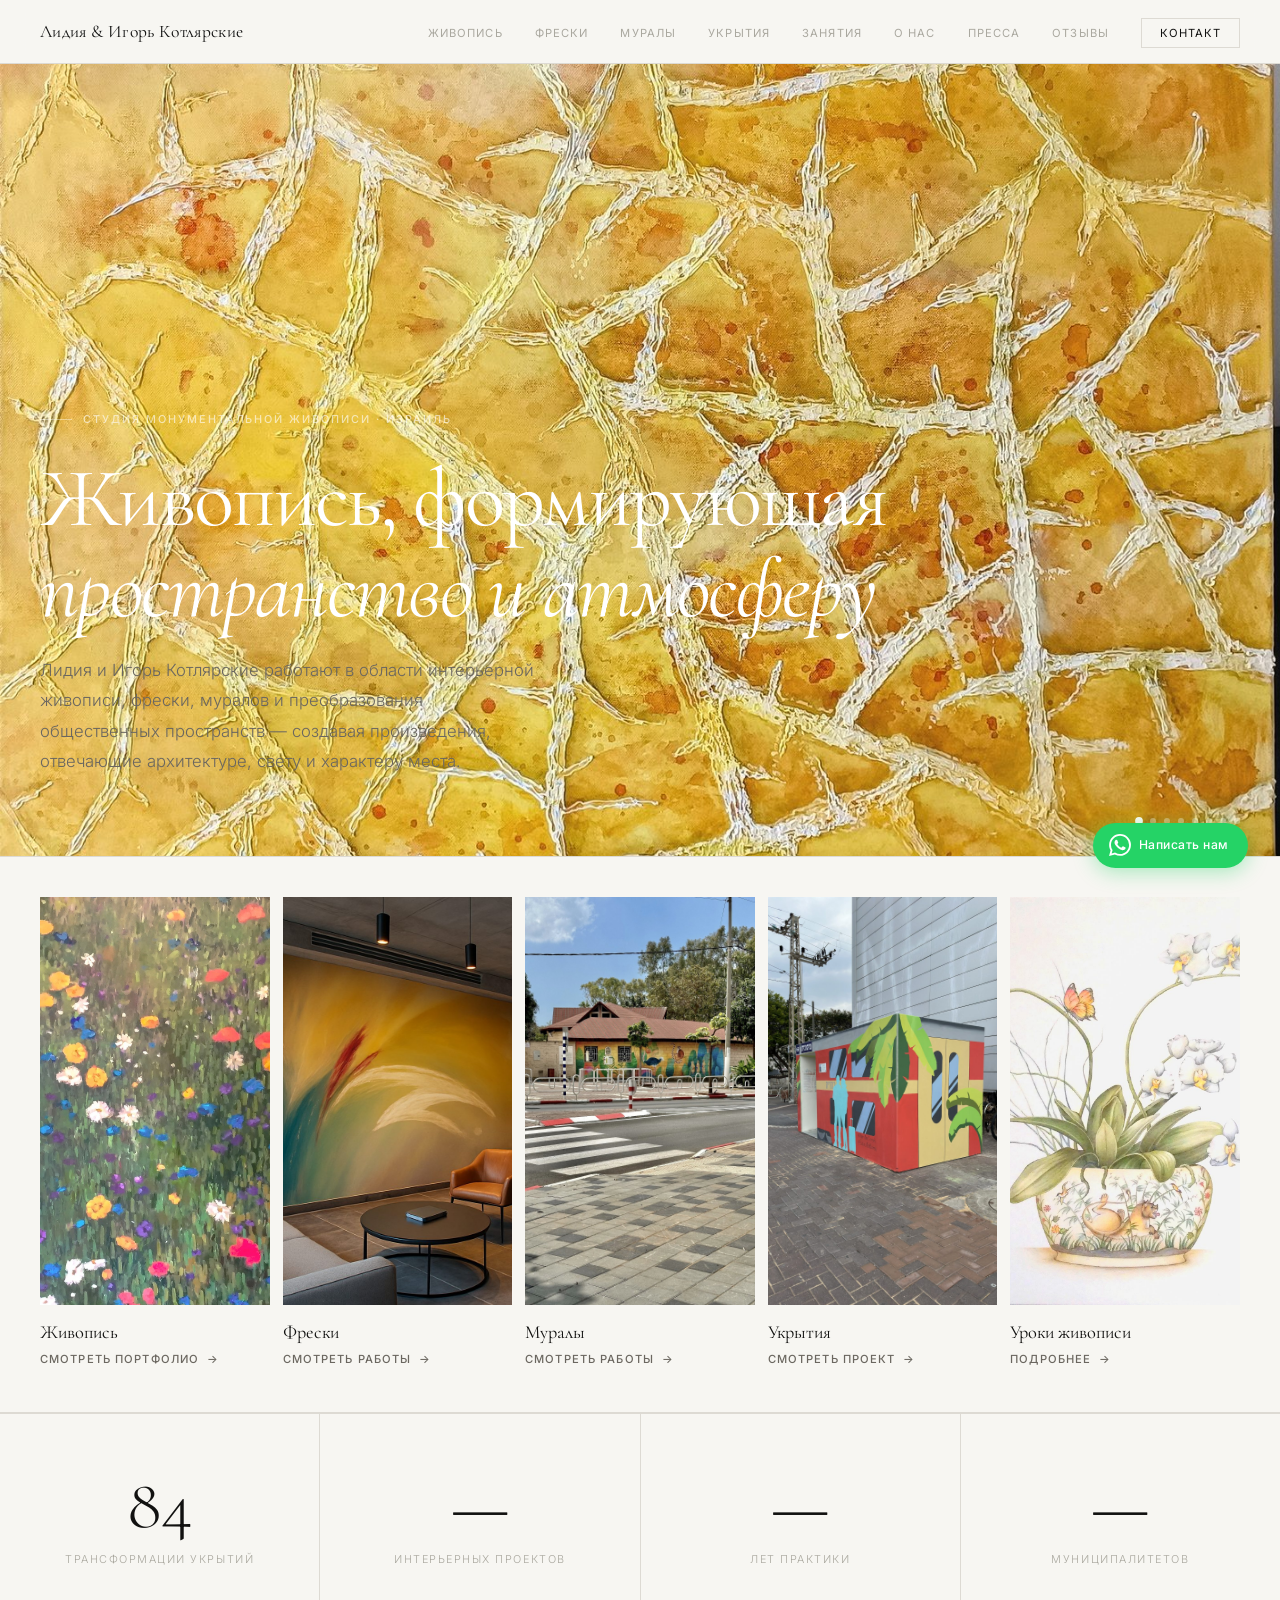
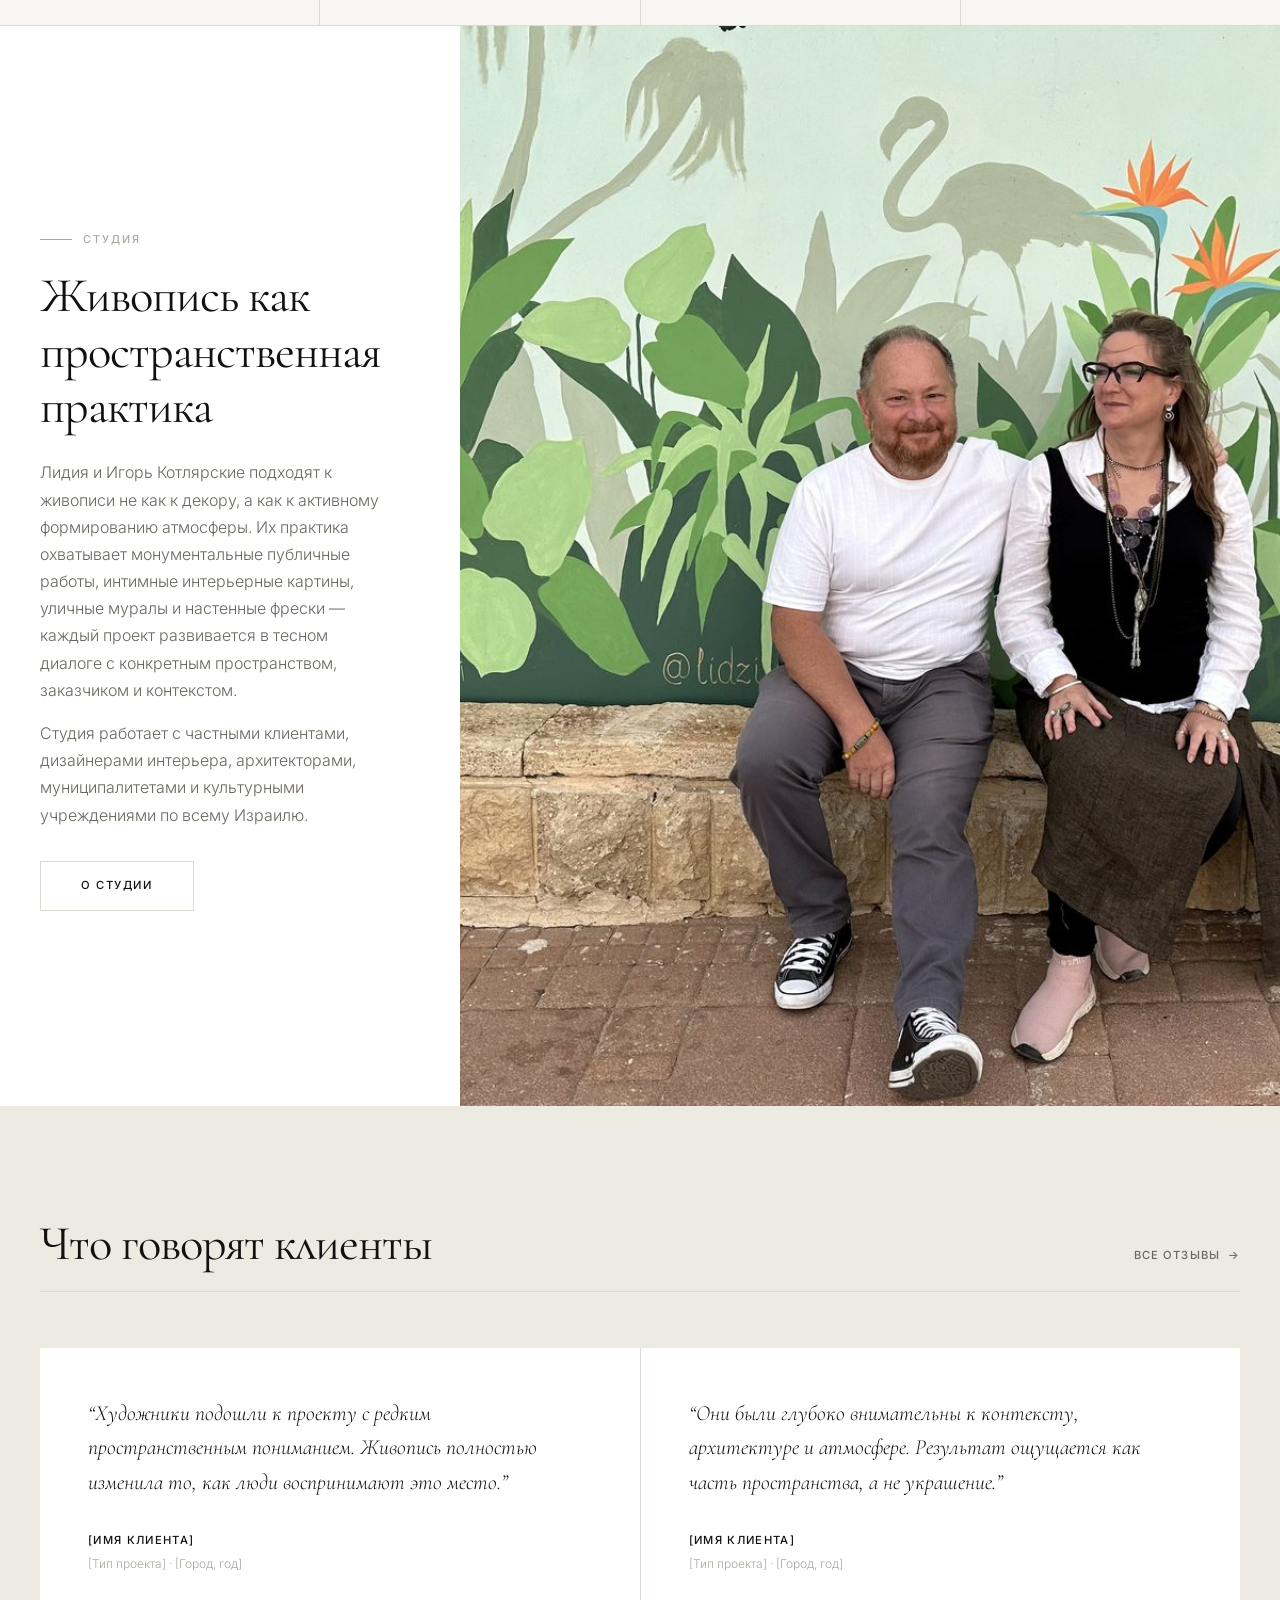
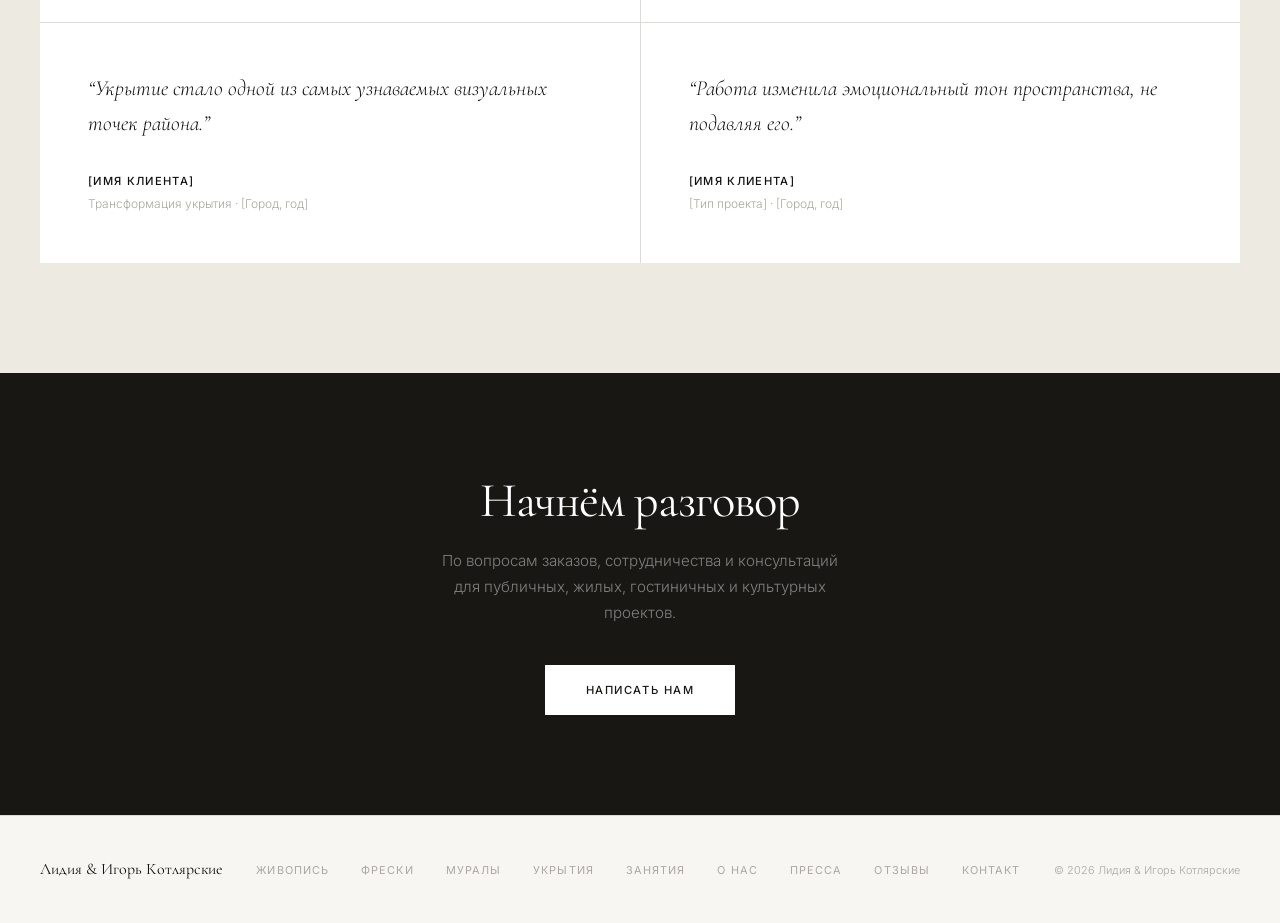
<file: index.html>
<!DOCTYPE html>
<html lang="ru">
<head>
  <meta charset="UTF-8">
  <meta name="viewport" content="width=device-width, initial-scale=1.0">
  <title>Лидия и Игорь Котлярские — Студия монументальной живописи</title>
  <meta name="description" content="Лидия и Игорь Котлярские — студия монументальной живописи, интерьерных фресок и художественного преобразования общественных пространств Израиля.">
  <link rel="stylesheet" href="css/style.css?v=2">
</head>
<body class="page-body">

  <!-- Навигация -->
  <nav class="nav" role="navigation" aria-label="Основная навигация">
    <div class="nav-inner">
      <a href="index.html" class="nav-logo">Лидия &amp; Игорь Котлярские</a>
      <button class="nav-toggle" aria-label="Открыть меню" aria-expanded="false">
        <span></span><span></span><span></span>
      </button>
      <ul class="nav-links">
        <li><a href="interior-paintings.html">Живопись</a></li>
        <li><a href="frescoes.html">Фрески</a></li>
        <li><a href="murals.html">Муралы</a></li>
        <li><a href="shelters.html">Укрытия</a></li>
        <li><a href="teaching.html">Занятия</a></li>
        <li><a href="about.html">О нас</a></li>
        <li><a href="press.html">Пресса</a></li>
        <li><a href="reviews.html">Отзывы</a></li>
        <li><a href="contact.html" class="nav-contact">Контакт</a></li>
      </ul>
    </div>
  </nav>

  <!-- Герой -->
  <header class="hero hero--full">
    <div class="hero-carousel">
      <div class="hero-slide active"><img src="images/paintings/paintings-01.jpg" alt="Картина студии Котлярских"></div>
      <div class="hero-slide"><img src="images/paintings/paintings-03.jpg" alt="Картина студии Котлярских"></div>
      <div class="hero-slide"><img src="images/paintings/paintings-05.jpg" alt="Картина студии Котлярских"></div>
      <div class="hero-slide"><img src="images/paintings/paintings-07.jpg" alt="Картина студии Котлярских"></div>
      <div class="hero-slide"><img src="images/paintings/paintings-09.jpg" alt="Картина студии Котлярских"></div>
      <div class="hero-slide"><img src="images/paintings/paintings-11.jpg" alt="Картина студии Котлярских"></div>
      <div class="hero-slide"><img src="images/paintings/paintings-14.jpg" alt="Картина студии Котлярских"></div>
      <div class="hero-slide"><img src="images/paintings/paintings-17.jpg" alt="Картина студии Котлярских"></div>
    </div>
    <div class="hero-content container">
      <p class="label hero-label">Студия монументальной живописи · Израиль</p>
      <h1>Живопись, формирующая<br><em>пространство и атмосферу</em></h1>
      <p class="intro">Лидия и Игорь Котлярские работают в области интерьерной живописи, фрески, муралов и преобразования общественных пространств — создавая произведения, отвечающие архитектуре, свету и характеру места.</p>
    </div>
    <div class="hero-dots" aria-label="Навигация по слайдам">
      <button class="hero-dot active" aria-label="Слайд 1"></button>
      <button class="hero-dot" aria-label="Слайд 2"></button>
      <button class="hero-dot" aria-label="Слайд 3"></button>
      <button class="hero-dot" aria-label="Слайд 4"></button>
      <button class="hero-dot" aria-label="Слайд 5"></button>
      <button class="hero-dot" aria-label="Слайд 6"></button>
      <button class="hero-dot" aria-label="Слайд 7"></button>
      <button class="hero-dot" aria-label="Слайд 8"></button>
    </div>
  </header>

  <!-- Основные разделы -->
  <section aria-label="Направления работы">
    <div class="section-cards section-cards--5col">

      <article class="section-card">
        <div class="section-card-img">
          <img src="images/paintings/paintings-08.jpg" alt="Интерьерная живопись" style="width:100%;height:100%;object-fit:cover;transform:scale(1.4);">
        </div>
        <div class="section-card-body">
          <span class="label">Портфолио</span>
          <h3>Живопись</h3>
          <p>Оригинальные картины для частных домов, гостиничных пространств и культурных объектов — каждая работа создаётся в диалоге с конкретным интерьером.</p>
          <a href="interior-paintings.html" class="link-arrow">Смотреть портфолио</a>
        </div>
      </article>

      <article class="section-card">
        <div class="section-card-img">
          <img src="images/frescoes/frescoes-08.jpg" alt="Интерьерная фреска" style="width:100%;height:100%;object-fit:cover;">
        </div>
        <div class="section-card-body">
          <span class="label">Интерьер</span>
          <h3>Фрески</h3>
          <p>Настенная живопись внутри пространств — интегрируется с архитектурой через материальную поверхность, жест и физическую глубину. Современный подход к древнему искусству.</p>
          <a href="frescoes.html" class="link-arrow">Смотреть работы</a>
        </div>
      </article>

      <article class="section-card">
        <div class="section-card-img">
          <img src="images/murals/murals-01.jpg" alt="Уличный мурал" style="width:100%;height:100%;object-fit:cover;">
        </div>
        <div class="section-card-body">
          <span class="label">Экстерьер</span>
          <h3>Муралы</h3>
          <p>Монументальная живопись на фасадах, внешних стенах и общественных поверхностях — ситуативные работы, отвечающие окружающей городской и природной среде.</p>
          <a href="murals.html" class="link-arrow">Смотреть работы</a>
        </div>
      </article>

      <article class="section-card">
        <div class="section-card-img">
          <img src="images/shelters/shelters-10.jpg" alt="Расписанное укрытие" style="width:100%;height:100%;object-fit:cover;">
        </div>
        <div class="section-card-body">
          <span class="label">Паблик-арт</span>
          <h3>Укрытия</h3>
          <p>84 трансформации укрытий на севере Израиля — превращение бетонных оборонительных сооружений в визуальные доминанты и эмоциональные якоря городской среды.</p>
          <a href="shelters.html" class="link-arrow">Смотреть проект</a>
        </div>
      </article>

      <article class="section-card">
        <div class="section-card-img">
          <img src="images/teaching/teaching-02.jpg" alt="Занятие живописью" style="width:100%;height:100%;object-fit:cover;">
        </div>
        <div class="section-card-body">
          <span class="label">Преподавание</span>
          <h3>Уроки живописи</h3>
          <p>Уроки живописи для всех возрастов и уровней — индивидуальные и групповые занятия с Лидией и Игорем в тёплой, открытой атмосфере студии.</p>
          <a href="teaching.html" class="link-arrow">Подробнее</a>
        </div>
      </article>

    </div>
  </section>

  <!-- Статистика -->
  <section aria-label="Показатели студии">
    <div class="stats-bar">
      <div class="stat-item">
        <div class="stat-number">84</div>
        <div class="stat-label">Трансформации укрытий</div>
      </div>
      <div class="stat-item">
        <div class="stat-number">—</div>
        <div class="stat-label">Интерьерных проектов</div>
      </div>
      <div class="stat-item">
        <div class="stat-number">—</div>
        <div class="stat-label">Лет практики</div>
      </div>
      <div class="stat-item">
        <div class="stat-number">—</div>
        <div class="stat-label">Муниципалитетов</div>
      </div>
    </div>
  </section>

  <!-- О студии -->
  <section class="section section--white shelter-feature-section">
    <div class="shelter-feature">
      <div class="shelter-feature-text">
        <p class="label" style="margin-bottom:1.2rem;">Студия</p>
        <h2 style="margin-bottom:1.5rem;">Живопись как пространственная практика</h2>
        <p style="color: var(--text-mid); margin-bottom: 1rem;">Лидия и Игорь Котлярские подходят к живописи не как к декору, а как к активному формированию атмосферы. Их практика охватывает монументальные публичные работы, интимные интерьерные картины, уличные муралы и настенные фрески — каждый проект развивается в тесном диалоге с конкретным пространством, заказчиком и контекстом.</p>
        <p style="color: var(--text-mid); margin-bottom: 2rem;">Студия работает с частными клиентами, дизайнерами интерьера, архитекторами, муниципалитетами и культурными учреждениями по всему Израилю.</p>
        <a href="about.html" class="btn btn-outline">О студии</a>
      </div>
      <div class="shelter-feature-img">
        <img src="images/about/about-01.jpg" alt="Лидия и Игорь Котлярские">
      </div>
    </div>
  </section>

  <!-- Отзывы -->
  <section class="section section--warm">
    <div class="container">
      <div class="section-header">
        <h2>Что говорят клиенты</h2>
        <a href="reviews.html" class="link-arrow">Все отзывы</a>
      </div>
      <div class="reviews-grid">

        <article class="review-card">
          <p class="review-quote">Художники подошли к проекту с редким пространственным пониманием. Живопись полностью изменила то, как люди воспринимают это место.</p>
          <p class="review-author">[Имя клиента]</p>
          <p class="review-project">[Тип проекта] · [Город, год]</p>
        </article>

        <article class="review-card">
          <p class="review-quote">Они были глубоко внимательны к контексту, архитектуре и атмосфере. Результат ощущается как часть пространства, а не украшение.</p>
          <p class="review-author">[Имя клиента]</p>
          <p class="review-project">[Тип проекта] · [Город, год]</p>
        </article>

        <article class="review-card">
          <p class="review-quote">Укрытие стало одной из самых узнаваемых визуальных точек района.</p>
          <p class="review-author">[Имя клиента]</p>
          <p class="review-project">Трансформация укрытия · [Город, год]</p>
        </article>

        <article class="review-card">
          <p class="review-quote">Работа изменила эмоциональный тон пространства, не подавляя его.</p>
          <p class="review-author">[Имя клиента]</p>
          <p class="review-project">[Тип проекта] · [Город, год]</p>
        </article>

      </div>
    </div>
  </section>

  <!-- Призыв к действию -->
  <section class="contact-cta" aria-label="Связаться со студией">
    <div class="container">
      <h2>Начнём разговор</h2>
      <p>По вопросам заказов, сотрудничества и консультаций для публичных, жилых, гостиничных и культурных проектов.</p>
      <a href="contact.html" class="btn btn-light">Написать нам</a>
    </div>
  </section>

  <!-- Подвал -->
  <footer class="footer">
    <div class="footer-inner">
      <div class="footer-logo">Лидия &amp; Игорь Котлярские</div>
      <nav class="footer-links" aria-label="Навигация подвала">
        <a href="interior-paintings.html">Живопись</a>
        <a href="frescoes.html">Фрески</a>
        <a href="murals.html">Муралы</a>
        <a href="shelters.html">Укрытия</a>
        <a href="teaching.html">Занятия</a>
        <a href="about.html">О нас</a>
        <a href="press.html">Пресса</a>
        <a href="reviews.html">Отзывы</a>
        <a href="contact.html">Контакт</a>
      </nav>
      <p class="footer-copy">&copy; 2026 Лидия &amp; Игорь Котлярские</p>
    </div>
  </footer>

  <!-- WhatsApp -->
  <a href="https://wa.me/972532554891" class="whatsapp-btn" target="_blank" rel="noopener noreferrer" aria-label="Написать в WhatsApp">
    <svg xmlns="http://www.w3.org/2000/svg" width="22" height="22" viewBox="0 0 24 24" fill="currentColor">
      <path d="M17.472 14.382c-.297-.149-1.758-.867-2.03-.967-.273-.099-.471-.148-.67.15-.197.297-.767.966-.94 1.164-.173.199-.347.223-.644.075-.297-.15-1.255-.463-2.39-1.475-.883-.788-1.48-1.761-1.653-2.059-.173-.297-.018-.458.13-.606.134-.133.298-.347.446-.52.149-.174.198-.298.298-.497.099-.198.05-.371-.025-.52-.075-.149-.669-1.612-.916-2.207-.242-.579-.487-.5-.669-.51-.173-.008-.371-.01-.57-.01-.198 0-.52.074-.792.372-.272.297-1.04 1.016-1.04 2.479 0 1.462 1.065 2.875 1.213 3.074.149.198 2.096 3.2 5.077 4.487.709.306 1.262.489 1.694.625.712.227 1.36.195 1.871.118.571-.085 1.758-.719 2.006-1.413.248-.694.248-1.289.173-1.413-.074-.124-.272-.198-.57-.347m-5.421 7.403h-.004a9.87 9.87 0 01-5.031-1.378l-.361-.214-3.741.982.998-3.648-.235-.374a9.86 9.86 0 01-1.51-5.26c.001-5.45 4.436-9.884 9.888-9.884 2.64 0 5.122 1.03 6.988 2.898a9.825 9.825 0 012.893 6.994c-.003 5.45-4.437 9.884-9.885 9.884m8.413-18.297A11.815 11.815 0 0012.05 0C5.495 0 .16 5.335.157 11.892c0 2.096.547 4.142 1.588 5.945L.057 24l6.305-1.654a11.882 11.882 0 005.683 1.448h.005c6.554 0 11.89-5.335 11.893-11.893a11.821 11.821 0 00-3.48-8.413Z"/>
    </svg>
    <span class="whatsapp-btn-label">Написать нам</span>
  </a>

  <script src="js/main.js"></script>
</body>
</html>
</file>
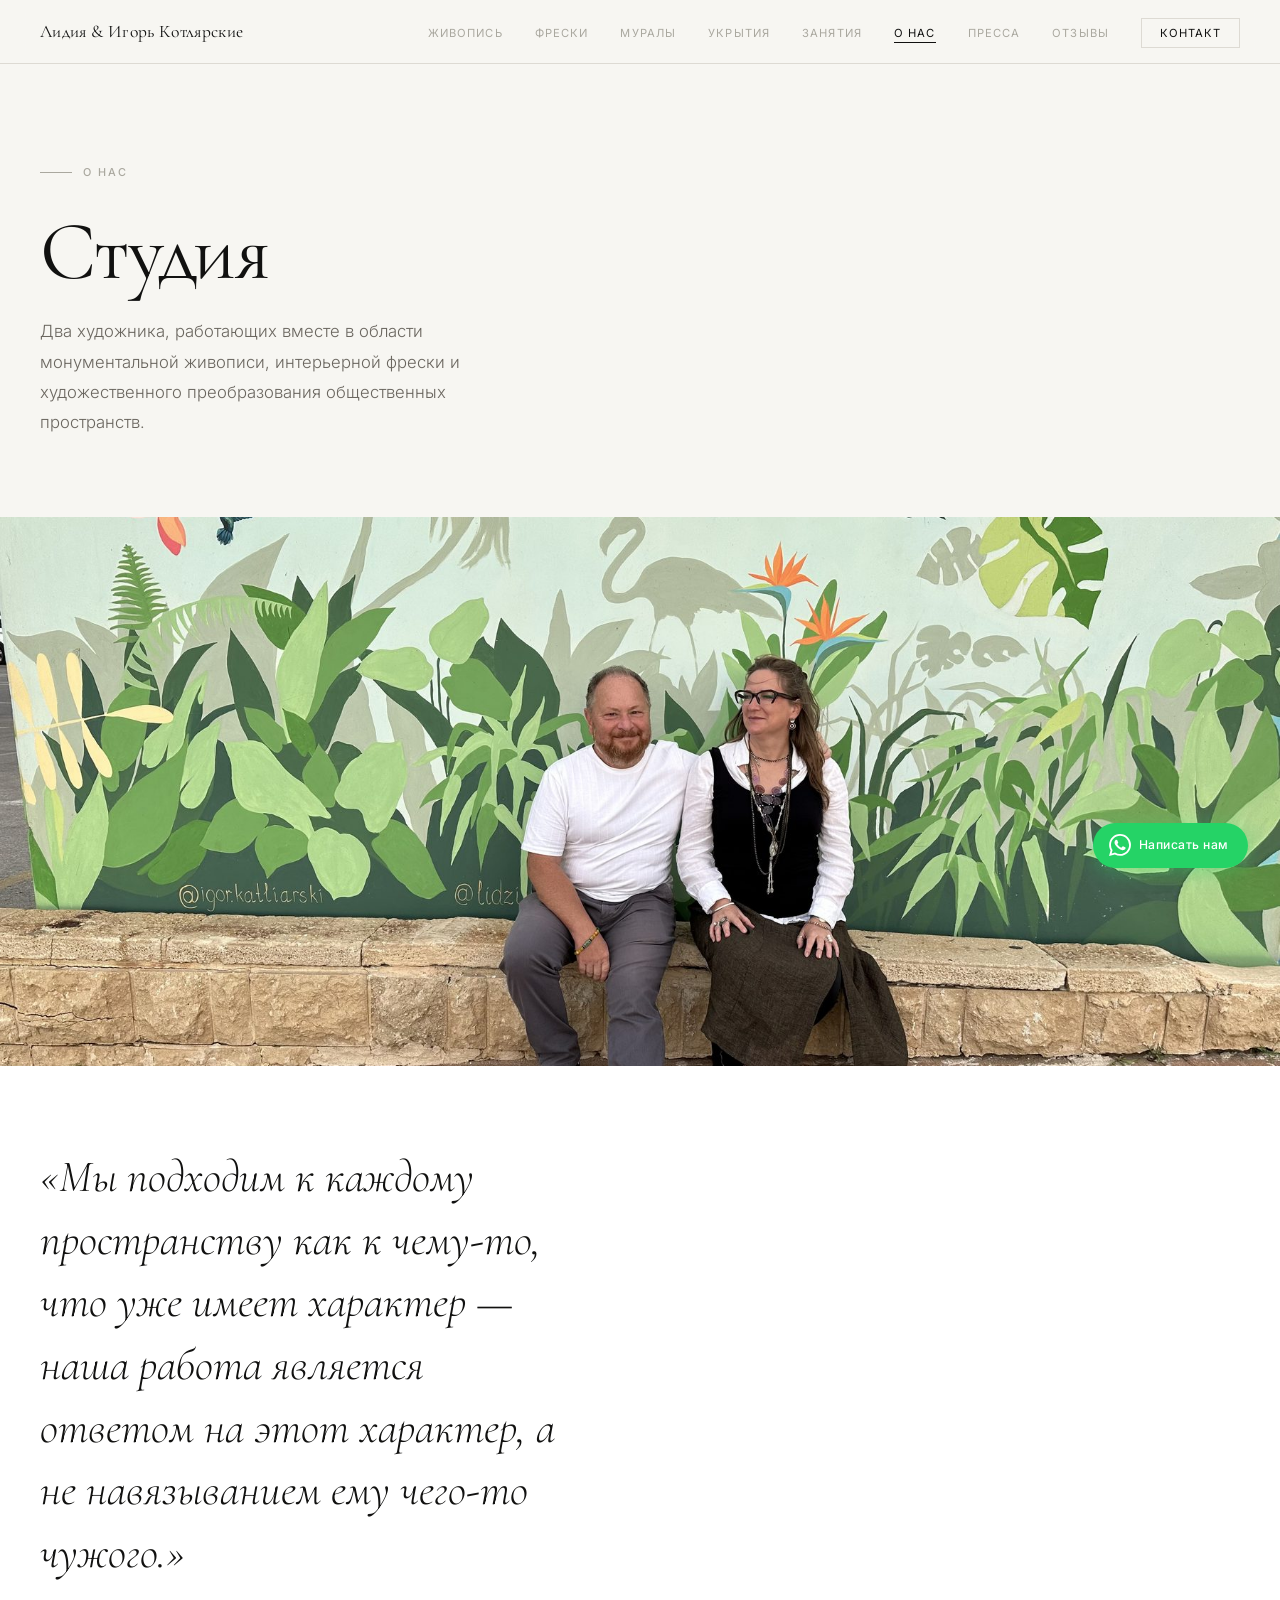
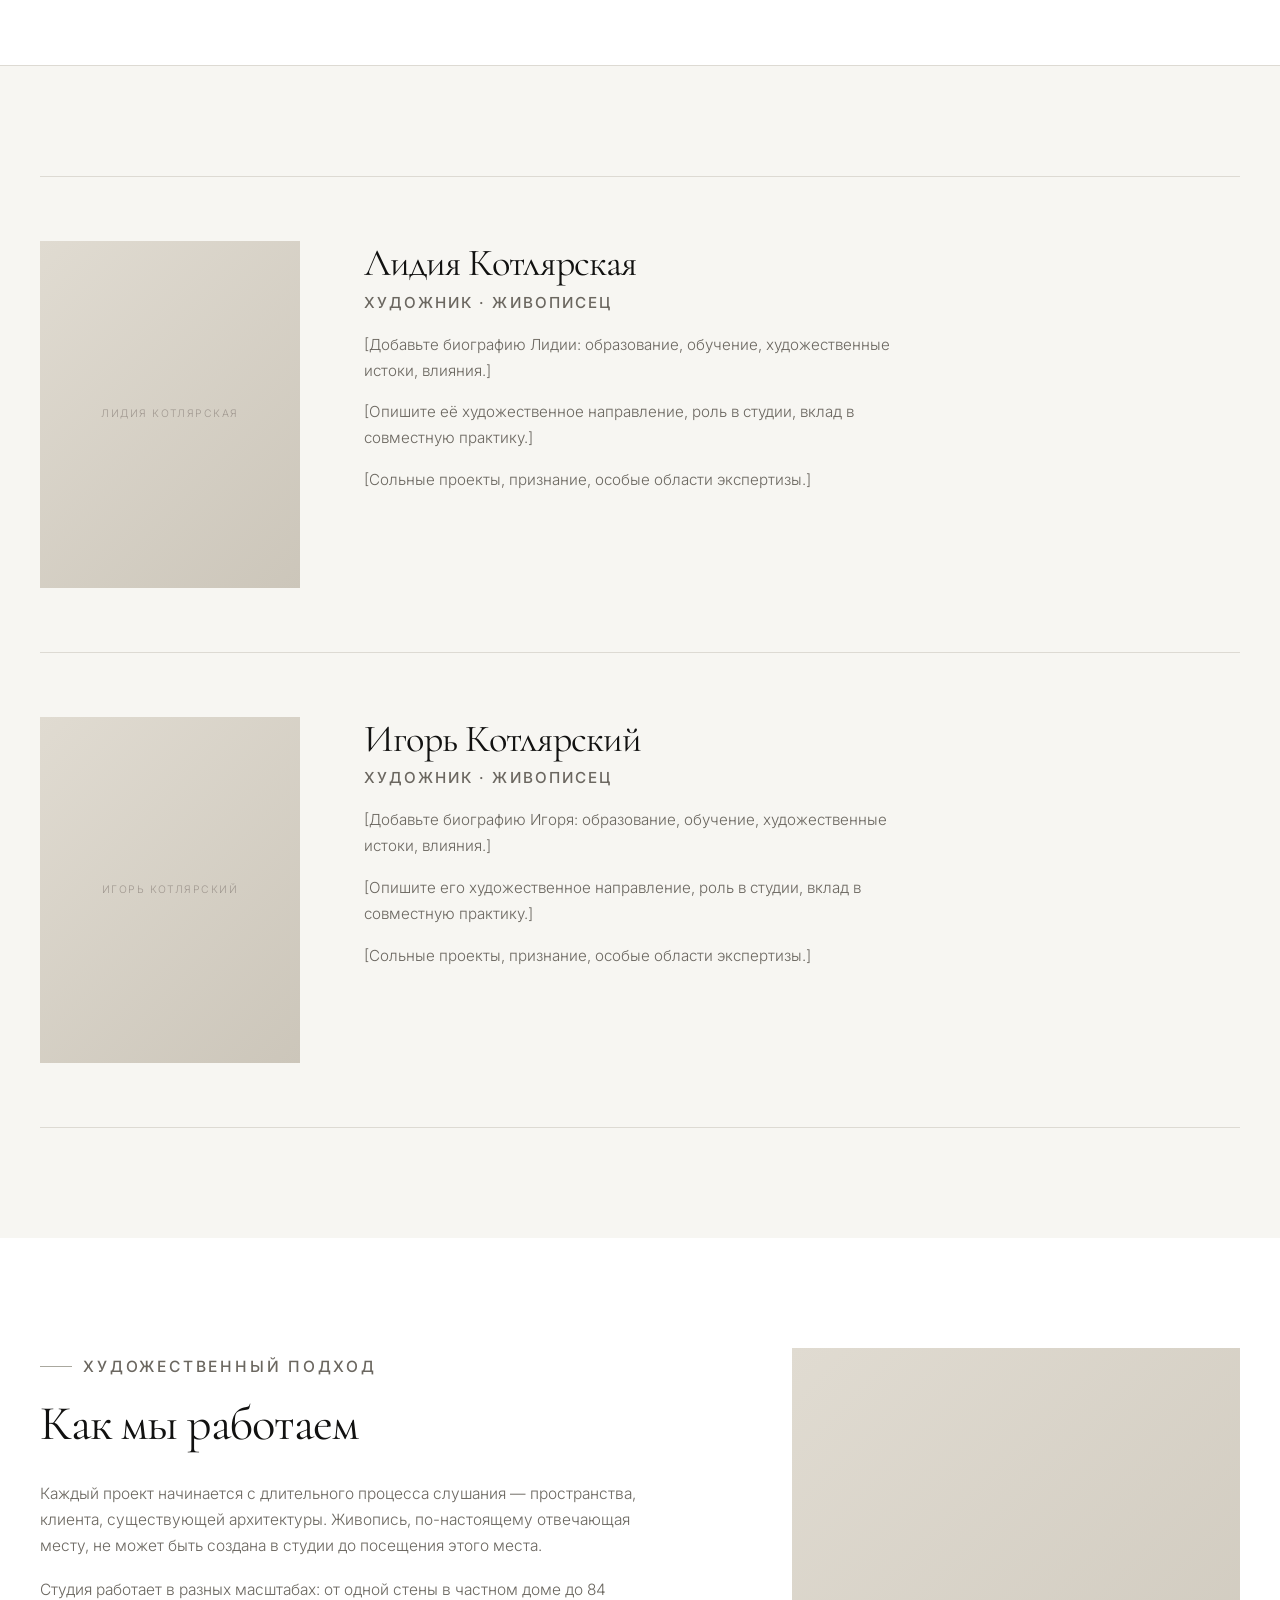
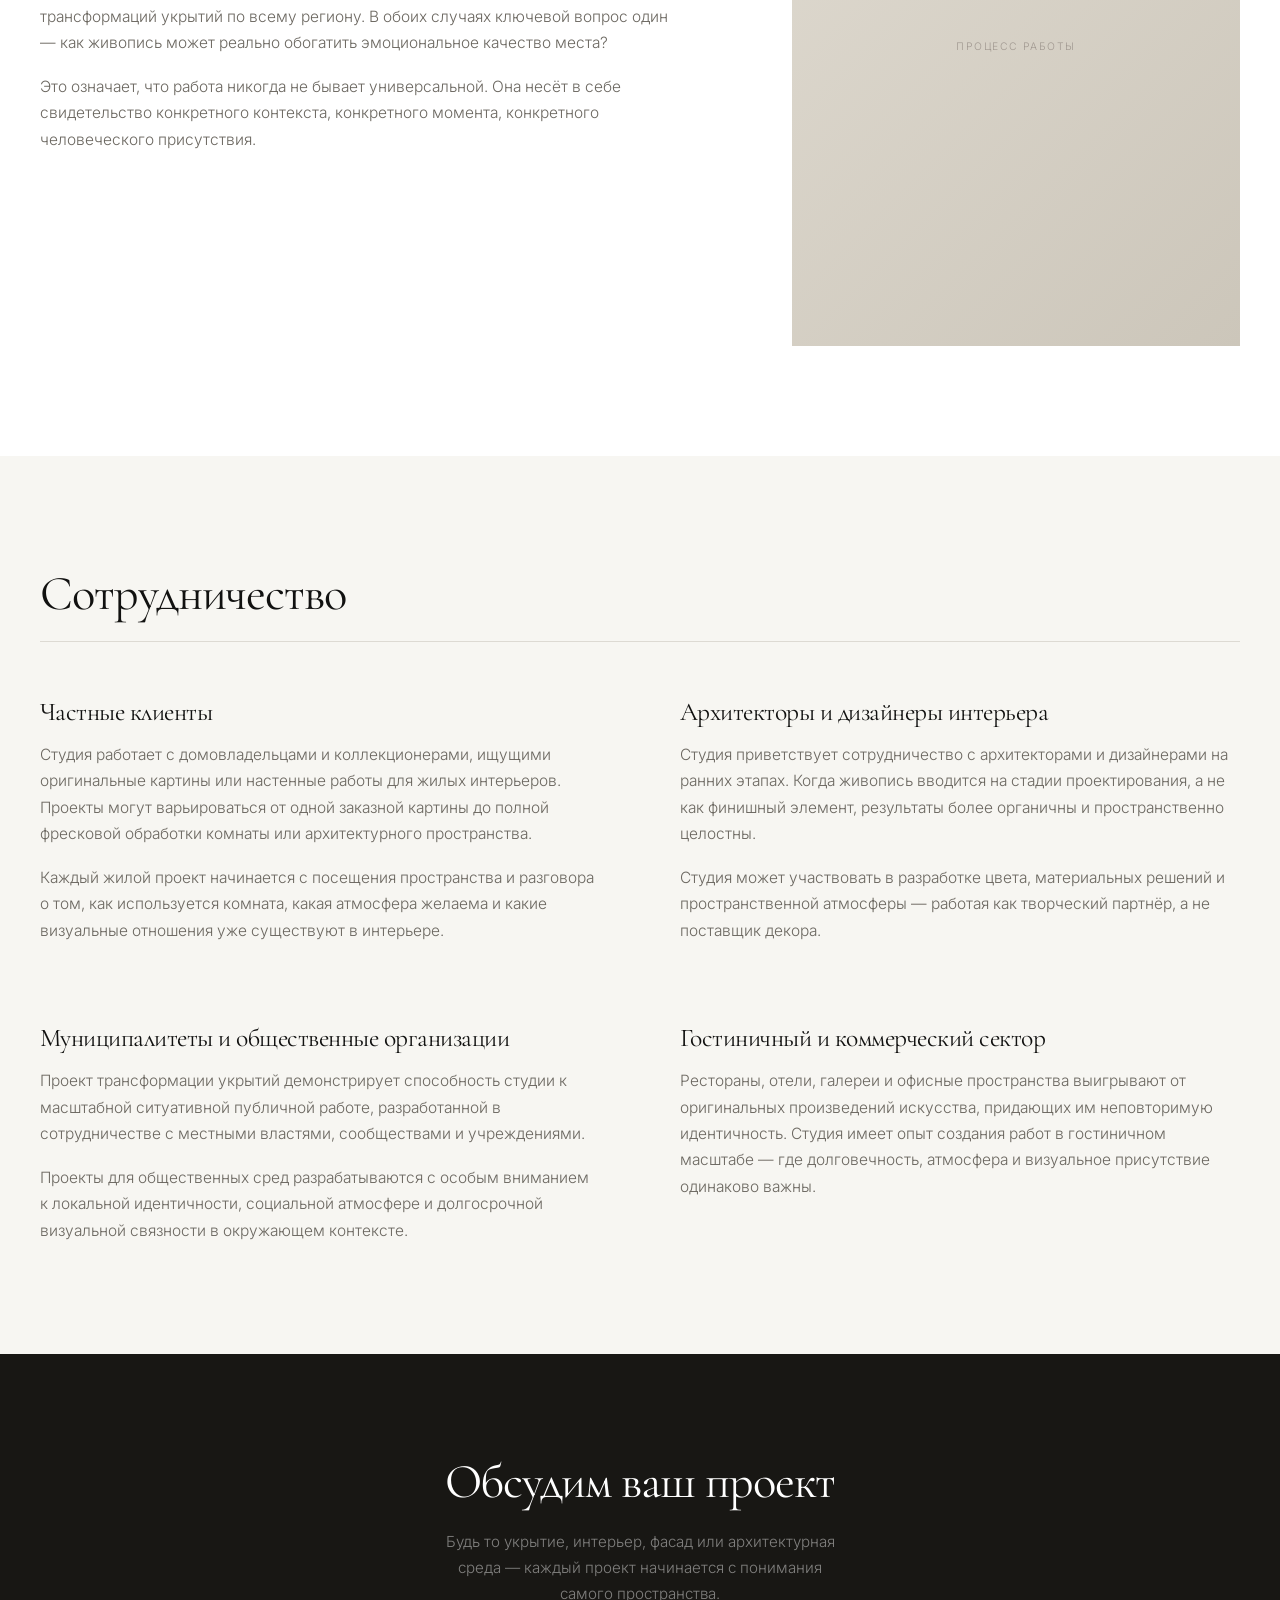
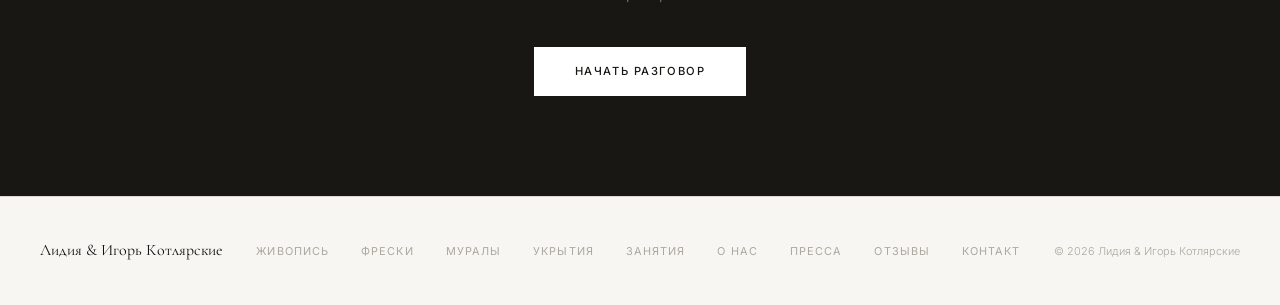
<file: about.html>
<!DOCTYPE html>
<html lang="ru">
<head>
  <meta charset="UTF-8">
  <meta name="viewport" content="width=device-width, initial-scale=1.0">
  <title>О нас — Лидия и Игорь Котлярские</title>
  <meta name="description" content="About Lydia and Igor Kotlyarsky — their background, artistic approach, and how they work with clients, architects, and designers.">
  <link rel="stylesheet" href="css/style.css?v=2">
</head>
<body class="page-body">

  <!-- Navigation -->
  <nav class="nav" role="navigation" aria-label="Основная навигация">
    <div class="nav-inner">
      <a href="index.html" class="nav-logo">Лидия &amp; Игорь Котлярские</a>
      <button class="nav-toggle" aria-label="Открыть меню" aria-expanded="false">
        <span></span><span></span><span></span>
      </button>
      <ul class="nav-links">
        <li><a href="interior-paintings.html">Живопись</a></li>
        <li><a href="frescoes.html">Фрески</a></li>
        <li><a href="murals.html">Муралы</a></li>
        <li><a href="shelters.html">Укрытия</a></li>
        <li><a href="teaching.html">Занятия</a></li>
        <li><a href="about.html">О нас</a></li>
        <li><a href="press.html">Пресса</a></li>
        <li><a href="reviews.html">Отзывы</a></li>
        <li><a href="contact.html" class="nav-contact">Контакт</a></li>
      </ul>
    </div>
  </nav>

  <!-- Hero -->
  <header class="hero">
    <div class="container">
      <p class="label hero-label">О нас</p>
      <h1>Студия</h1>
      <p class="intro">Два художника, работающих вместе в области монументальной живописи, интерьерной фрески и художественного преобразования общественных пространств.</p>
    </div>
  </header>

  <!-- Hero photo -->
  <div style="aspect-ratio: 21/9; overflow: hidden; background: var(--bg-warm);">
    <img src="images/about/about-01.jpg" alt="Lydia and Igor Kotlyarsky" style="width:100%; height:100%; object-fit:cover; object-position: center 30%;">
  </div>

  <!-- Studio statement -->
  <section class="studio-statement section--white">
    <div class="container">
      <blockquote>
        «Мы подходим к каждому пространству как к чему-то, что уже имеет характер — наша работа является ответом на этот характер, а не навязыванием ему чего-то чужого.»
      </blockquote>
    </div>
  </section>

  <!-- Artists -->
  <section class="section">
    <div class="container">

      <article class="artist-block">
        <div class="artist-portrait">
          <div class="img-placeholder" style="width:100%;height:100%;min-height:320px;"><span>Лидия Котлярская</span></div>
          <!-- Replace with: <img src="images/about/lydia.jpg" alt="Lydia Kotlyarsky"> -->
        </div>
        <div class="artist-bio">
          <h2 class="artist-name">Лидия Котлярская</h2>
          <p class="artist-role">Художник · Живописец</p>
          <p>[Добавьте биографию Лидии: образование, обучение, художественные истоки, влияния.]</p>
          <p>[Опишите её художественное направление, роль в студии, вклад в совместную практику.]</p>
          <p>[Сольные проекты, признание, особые области экспертизы.]</p>
        </div>
      </article>

      <article class="artist-block">
        <div class="artist-portrait">
          <div class="img-placeholder" style="width:100%;height:100%;min-height:320px;"><span>Игорь Котлярский</span></div>
          <!-- Replace with: <img src="images/about/igor.jpg" alt="Igor Kotlyarsky"> -->
        </div>
        <div class="artist-bio">
          <h2 class="artist-name">Игорь Котлярский</h2>
          <p class="artist-role">Художник · Живописец</p>
          <p>[Добавьте биографию Игоря: образование, обучение, художественные истоки, влияния.]</p>
          <p>[Опишите его художественное направление, роль в студии, вклад в совместную практику.]</p>
          <p>[Сольные проекты, признание, особые области экспертизы.]</p>
        </div>
      </article>

    </div>
  </section>

  <!-- Approach -->
  <section class="section section--white">
    <div class="container">
      <div class="two-col two-col--wide">
        <div class="text-section">
          <p class="label" style="margin-bottom:1rem;">Художественный подход</p>
          <h2>Как мы работаем</h2>
          <p>Каждый проект начинается с длительного процесса слушания — пространства, клиента, существующей архитектуры. Живопись, по-настоящему отвечающая месту, не может быть создана в студии до посещения этого места.</p>
          <p>Студия работает в разных масштабах: от одной стены в частном доме до 84 трансформаций укрытий по всему региону. В обоих случаях ключевой вопрос один — как живопись может реально обогатить эмоциональное качество места?</p>
          <p>Это означает, что работа никогда не бывает универсальной. Она несёт в себе свидетельство конкретного контекста, конкретного момента, конкретного человеческого присутствия.</p>
        </div>
        <div>
          <div class="two-col-img">
            <div class="img-placeholder" style="width:100%;height:100%;min-height:360px;"><span>Процесс работы</span></div>
            <!-- Replace with: <img src="images/about/process.jpg" alt="Studio at work"> -->
          </div>
        </div>
      </div>
    </div>
  </section>

  <!-- Working with clients -->
  <section class="section">
    <div class="container">
      <div class="section-header">
        <h2>Сотрудничество</h2>
      </div>
      <div class="two-col">

        <div class="text-section">
          <h3 style="margin-bottom:1rem;">Частные клиенты</h3>
          <p>Студия работает с домовладельцами и коллекционерами, ищущими оригинальные картины или настенные работы для жилых интерьеров. Проекты могут варьироваться от одной заказной картины до полной фресковой обработки комнаты или архитектурного пространства.</p>
          <p>Каждый жилой проект начинается с посещения пространства и разговора о том, как используется комната, какая атмосфера желаема и какие визуальные отношения уже существуют в интерьере.</p>
        </div>

        <div class="text-section">
          <h3 style="margin-bottom:1rem;">Архитекторы и дизайнеры интерьера</h3>
          <p>Студия приветствует сотрудничество с архитекторами и дизайнерами на ранних этапах. Когда живопись вводится на стадии проектирования, а не как финишный элемент, результаты более органичны и пространственно целостны.</p>
          <p>Студия может участвовать в разработке цвета, материальных решений и пространственной атмосферы — работая как творческий партнёр, а не поставщик декора.</p>
        </div>

        <div class="text-section">
          <h3 style="margin-bottom:1rem;">Муниципалитеты и общественные организации</h3>
          <p>Проект трансформации укрытий демонстрирует способность студии к масштабной ситуативной публичной работе, разработанной в сотрудничестве с местными властями, сообществами и учреждениями.</p>
          <p>Проекты для общественных сред разрабатываются с особым вниманием к локальной идентичности, социальной атмосфере и долгосрочной визуальной связности в окружающем контексте.</p>
        </div>

        <div class="text-section">
          <h3 style="margin-bottom:1rem;">Гостиничный и коммерческий сектор</h3>
          <p>Рестораны, отели, галереи и офисные пространства выигрывают от оригинальных произведений искусства, придающих им неповторимую идентичность. Студия имеет опыт создания работ в гостиничном масштабе — где долговечность, атмосфера и визуальное присутствие одинаково важны.</p>
        </div>

      </div>
    </div>
  </section>

  <!-- Contact CTA -->
  <section class="contact-cta">
    <div class="container">
      <h2>Обсудим ваш проект</h2>
      <p>Будь то укрытие, интерьер, фасад или архитектурная среда — каждый проект начинается с понимания самого пространства.</p>
      <a href="contact.html" class="btn btn-light">Начать разговор</a>
    </div>
  </section>

  <!-- Footer -->
  <footer class="footer">
    <div class="footer-inner">
      <div class="footer-logo">Лидия &amp; Игорь Котлярские</div>
      <nav class="footer-links">
        <a href="interior-paintings.html">Живопись</a>
        <a href="frescoes.html">Фрески</a>
        <a href="murals.html">Муралы</a>
        <a href="shelters.html">Укрытия</a>
        <a href="teaching.html">Занятия</a>
        <a href="about.html">О нас</a>
        <a href="press.html">Пресса</a>
        <a href="reviews.html">Отзывы</a>
        <a href="contact.html">Контакт</a>
      </nav>
      <p class="footer-copy">&copy; 2026 Лидия &amp; Игорь Котлярские</p>
    </div>
  </footer>

  <!-- WhatsApp Button -->
  <a href="https://wa.me/972532554891" class="whatsapp-btn" target="_blank" rel="noopener noreferrer" aria-label="Написать в WhatsApp">
    <svg xmlns="http://www.w3.org/2000/svg" width="22" height="22" viewBox="0 0 24 24" fill="currentColor">
      <path d="M17.472 14.382c-.297-.149-1.758-.867-2.03-.967-.273-.099-.471-.148-.67.15-.197.297-.767.966-.94 1.164-.173.199-.347.223-.644.075-.297-.15-1.255-.463-2.39-1.475-.883-.788-1.48-1.761-1.653-2.059-.173-.297-.018-.458.13-.606.134-.133.298-.347.446-.52.149-.174.198-.298.298-.497.099-.198.05-.371-.025-.52-.075-.149-.669-1.612-.916-2.207-.242-.579-.487-.5-.669-.51-.173-.008-.371-.01-.57-.01-.198 0-.52.074-.792.372-.272.297-1.04 1.016-1.04 2.479 0 1.462 1.065 2.875 1.213 3.074.149.198 2.096 3.2 5.077 4.487.709.306 1.262.489 1.694.625.712.227 1.36.195 1.871.118.571-.085 1.758-.719 2.006-1.413.248-.694.248-1.289.173-1.413-.074-.124-.272-.198-.57-.347m-5.421 7.403h-.004a9.87 9.87 0 01-5.031-1.378l-.361-.214-3.741.982.998-3.648-.235-.374a9.86 9.86 0 01-1.51-5.26c.001-5.45 4.436-9.884 9.888-9.884 2.64 0 5.122 1.03 6.988 2.898a9.825 9.825 0 012.893 6.994c-.003 5.45-4.437 9.884-9.885 9.884m8.413-18.297A11.815 11.815 0 0012.05 0C5.495 0 .16 5.335.157 11.892c0 2.096.547 4.142 1.588 5.945L.057 24l6.305-1.654a11.882 11.882 0 005.683 1.448h.005c6.554 0 11.89-5.335 11.893-11.893a11.821 11.821 0 00-3.48-8.413Z"/>
    </svg>
    <span class="whatsapp-btn-label">Написать нам</span>
  </a>

  <script src="js/main.js"></script>
</body>
</html>
</file>
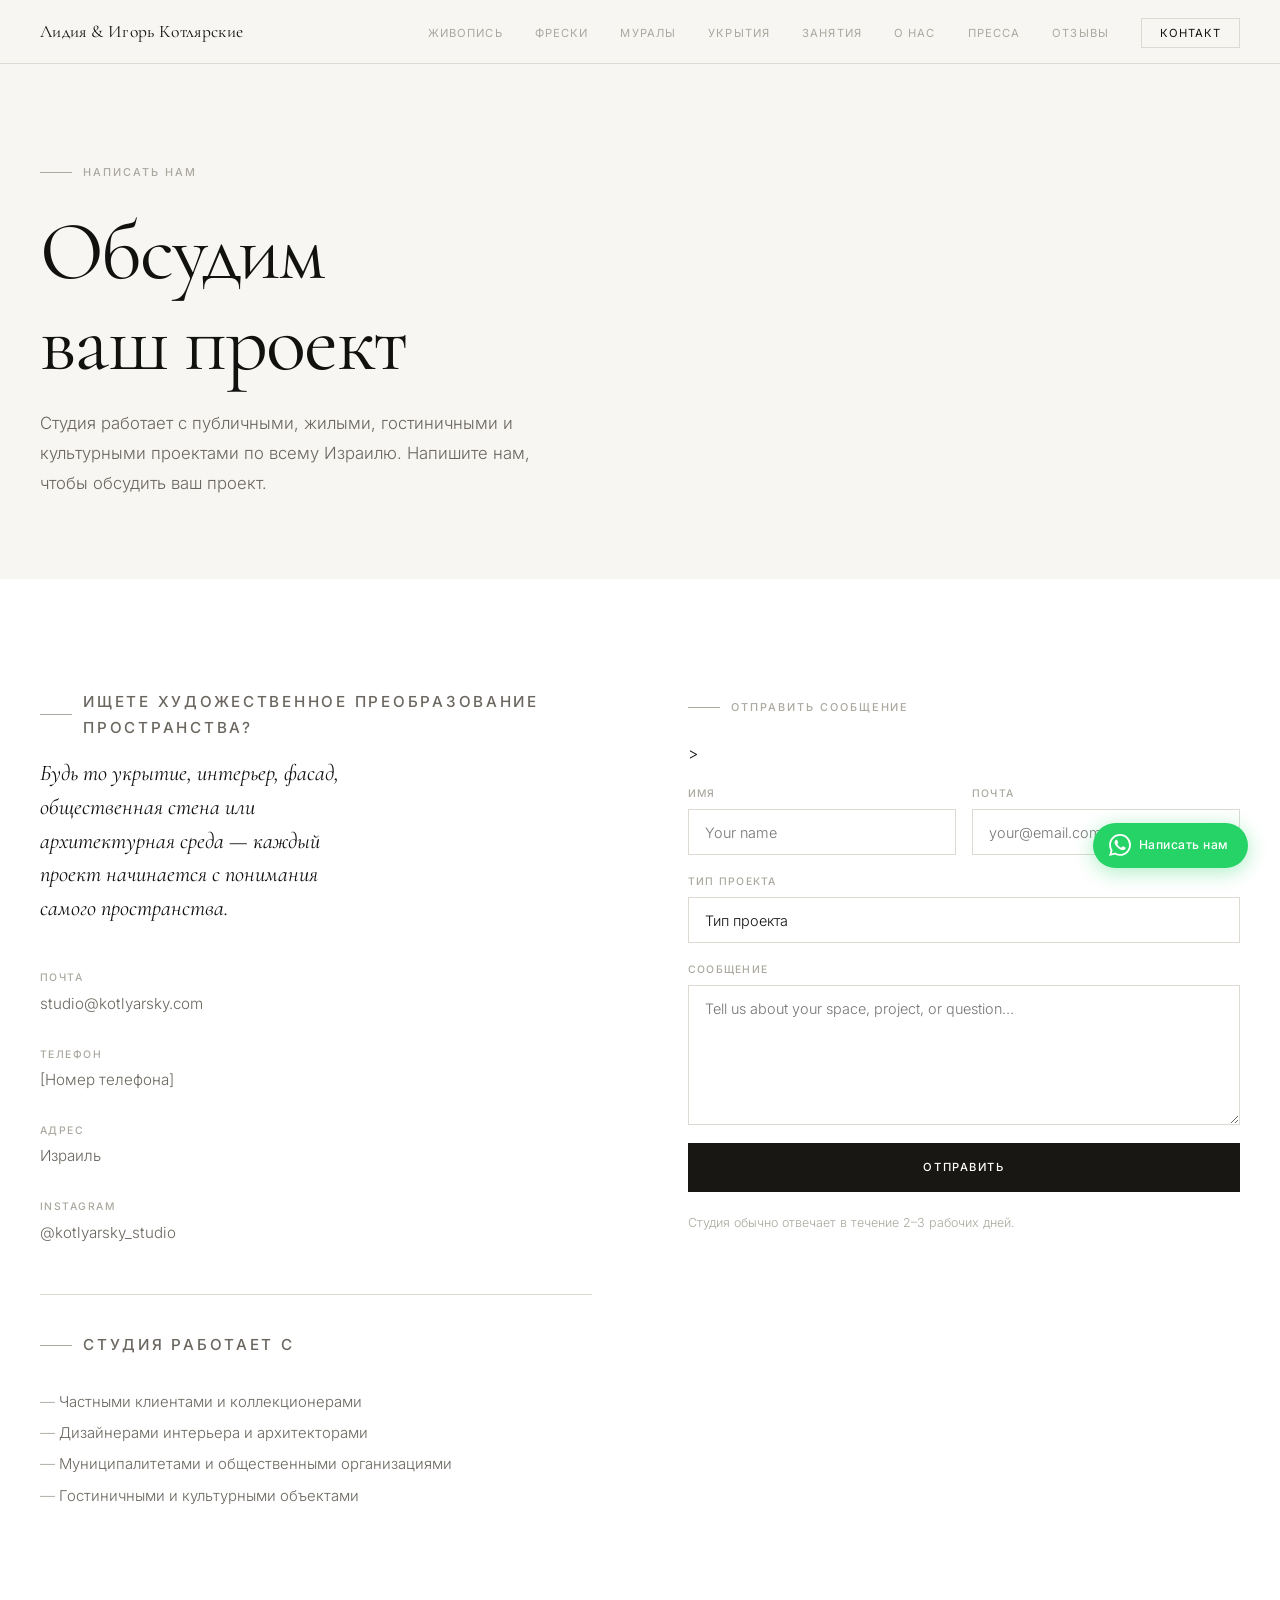
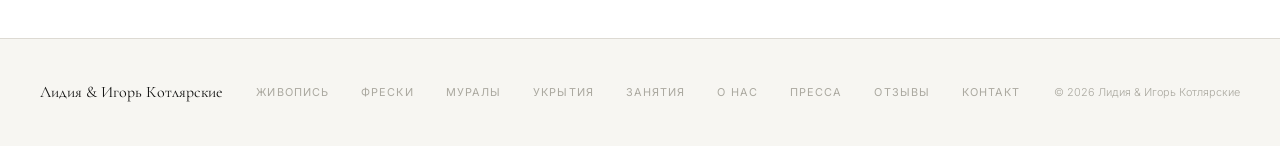
<file: contact.html>
<!DOCTYPE html>
<html lang="ru">
<head>
  <meta charset="UTF-8">
  <meta name="viewport" content="width=device-width, initial-scale=1.0">
  <title>Контакт — Лидия и Игорь Котлярские</title>
  <meta name="description" content="Контакт Lydia and Igor Kotlyarsky — commissions, collaborations, and consultations across public, residential, hospitality, and cultural projects.">
  <link rel="stylesheet" href="css/style.css?v=2">
</head>
<body class="page-body">

  <!-- Navigation -->
  <nav class="nav" role="navigation" aria-label="Основная навигация">
    <div class="nav-inner">
      <a href="index.html" class="nav-logo">Лидия &amp; Игорь Котлярские</a>
      <button class="nav-toggle" aria-label="Открыть меню" aria-expanded="false">
        <span></span><span></span><span></span>
      </button>
      <ul class="nav-links">
        <li><a href="interior-paintings.html">Живопись</a></li>
        <li><a href="frescoes.html">Фрески</a></li>
        <li><a href="murals.html">Муралы</a></li>
        <li><a href="shelters.html">Укрытия</a></li>
        <li><a href="teaching.html">Занятия</a></li>
        <li><a href="about.html">О нас</a></li>
        <li><a href="press.html">Пресса</a></li>
        <li><a href="reviews.html">Отзывы</a></li>
        <li><a href="contact.html" class="nav-contact">Контакт</a></li>
      </ul>
    </div>
  </nav>

  <!-- Hero -->
  <header class="hero">
    <div class="container">
      <p class="label hero-label">Написать нам</p>
      <h1>Обсудим<br>ваш проект</h1>
      <p class="intro">Студия работает с публичными, жилыми, гостиничными и культурными проектами по всему Израилю. Напишите нам, чтобы обсудить ваш проект.</p>
    </div>
  </header>

  <!-- Контакт section -->
  <section class="section section--white">
    <div class="container">
      <div class="contact-grid">

        <!-- Контакт info -->
        <div class="contact-info">

          <div style="margin-bottom:3rem;">
            <p class="label" style="margin-bottom:1rem;">Ищете художественное преобразование пространства?</p>
            <p style="font-family: var(--font-display); font-size: 1.4rem; font-weight: 400; font-style: italic; line-height: 1.5; max-width: 30ch; color: var(--text);">Будь то укрытие, интерьер, фасад, общественная стена или архитектурная среда — каждый проект начинается с понимания самого пространства.</p>
          </div>

          <h3>Почта</h3>
          <a href="mailto:studio@kotlyarsky.com">studio@kotlyarsky.com</a>
          <!-- Replace with actual email address -->

          <h3>Телефон</h3>
          <p>[Номер телефона]</p>

          <h3>Адрес</h3>
          <p>Израиль</p>

          <h3>Instagram</h3>
          <a href="#" target="_blank" rel="noopener noreferrer">@kotlyarsky_studio</a>
          <!-- Replace with actual Instagram handle and URL -->

          <div style="margin-top:3rem; padding-top:2rem; border-top:1px solid var(--border);">
            <p class="label" style="margin-bottom:0.8rem;">Студия работает с</p>
            <ul class="art-list">
              <li>Частными клиентами и коллекционерами</li>
              <li>Дизайнерами интерьера и архитекторами</li>
              <li>Муниципалитетами и общественными организациями</li>
              <li>Гостиничными и культурными объектами</li>
            </ul>
          </div>
        </div>

        <!-- Контакт form -->
        <div>
          <p class="label" style="margin-bottom:1.5rem;">Отправить сообщение</p>
          <form class="contact-form" name="contact" method="POST" action="#"
                <!-- For Netlify/Vercel forms, add: data-netlify="true" -->
                >

            <div class="form-row">
              <div class="form-group">
                <label for="name">Имя</label>
                <input type="text" id="name" name="name" placeholder="Your name" required>
              </div>
              <div class="form-group">
                <label for="email">Почта</label>
                <input type="email" id="email" name="email" placeholder="your@email.com" required>
              </div>
            </div>

            <div class="form-group">
              <label for="project-type">Тип проекта</label>
              <select id="project-type" name="project-type">
                <option value="" disabled selected>Тип проекта</option>
                <option value="interior-painting">Интерьерная живопись</option>
                <option value="fresco">Фреска в интерьере</option>
                <option value="shelter">Трансформация укрытия</option>
                <option value="public">Публичный / Муниципальный</option>
                <option value="other">Другое / Не уверен</option>
              </select>
            </div>

            <div class="form-group">
              <label for="message">Сообщение</label>
              <textarea id="message" name="message" placeholder="Tell us about your space, project, or question…" required></textarea>
            </div>

            <button type="submit" class="btn btn-dark" style="width:100%; justify-content:center;">
              Отправить
            </button>

          </form>

          <p style="margin-top:1.2rem; font-size:0.78rem; color:var(--text-light); max-width:none;">
            Студия обычно отвечает в течение 2–3 рабочих дней.
          </p>
        </div>

      </div>
    </div>
  </section>

  <!-- Footer -->
  <footer class="footer">
    <div class="footer-inner">
      <div class="footer-logo">Лидия &amp; Игорь Котлярские</div>
      <nav class="footer-links">
        <a href="interior-paintings.html">Живопись</a>
        <a href="frescoes.html">Фрески</a>
        <a href="murals.html">Муралы</a>
        <a href="shelters.html">Укрытия</a>
        <a href="teaching.html">Занятия</a>
        <a href="about.html">О нас</a>
        <a href="press.html">Пресса</a>
        <a href="reviews.html">Отзывы</a>
        <a href="contact.html">Контакт</a>
      </nav>
      <p class="footer-copy">&copy; 2026 Лидия &amp; Игорь Котлярские</p>
    </div>
  </footer>

  <!-- WhatsApp Button -->
  <a href="https://wa.me/972532554891" class="whatsapp-btn" target="_blank" rel="noopener noreferrer" aria-label="Написать в WhatsApp">
    <svg xmlns="http://www.w3.org/2000/svg" width="22" height="22" viewBox="0 0 24 24" fill="currentColor">
      <path d="M17.472 14.382c-.297-.149-1.758-.867-2.03-.967-.273-.099-.471-.148-.67.15-.197.297-.767.966-.94 1.164-.173.199-.347.223-.644.075-.297-.15-1.255-.463-2.39-1.475-.883-.788-1.48-1.761-1.653-2.059-.173-.297-.018-.458.13-.606.134-.133.298-.347.446-.52.149-.174.198-.298.298-.497.099-.198.05-.371-.025-.52-.075-.149-.669-1.612-.916-2.207-.242-.579-.487-.5-.669-.51-.173-.008-.371-.01-.57-.01-.198 0-.52.074-.792.372-.272.297-1.04 1.016-1.04 2.479 0 1.462 1.065 2.875 1.213 3.074.149.198 2.096 3.2 5.077 4.487.709.306 1.262.489 1.694.625.712.227 1.36.195 1.871.118.571-.085 1.758-.719 2.006-1.413.248-.694.248-1.289.173-1.413-.074-.124-.272-.198-.57-.347m-5.421 7.403h-.004a9.87 9.87 0 01-5.031-1.378l-.361-.214-3.741.982.998-3.648-.235-.374a9.86 9.86 0 01-1.51-5.26c.001-5.45 4.436-9.884 9.888-9.884 2.64 0 5.122 1.03 6.988 2.898a9.825 9.825 0 012.893 6.994c-.003 5.45-4.437 9.884-9.885 9.884m8.413-18.297A11.815 11.815 0 0012.05 0C5.495 0 .16 5.335.157 11.892c0 2.096.547 4.142 1.588 5.945L.057 24l6.305-1.654a11.882 11.882 0 005.683 1.448h.005c6.554 0 11.89-5.335 11.893-11.893a11.821 11.821 0 00-3.48-8.413Z"/>
    </svg>
    <span class="whatsapp-btn-label">Написать нам</span>
  </a>

  <script src="js/main.js"></script>
</body>
</html>
</file>
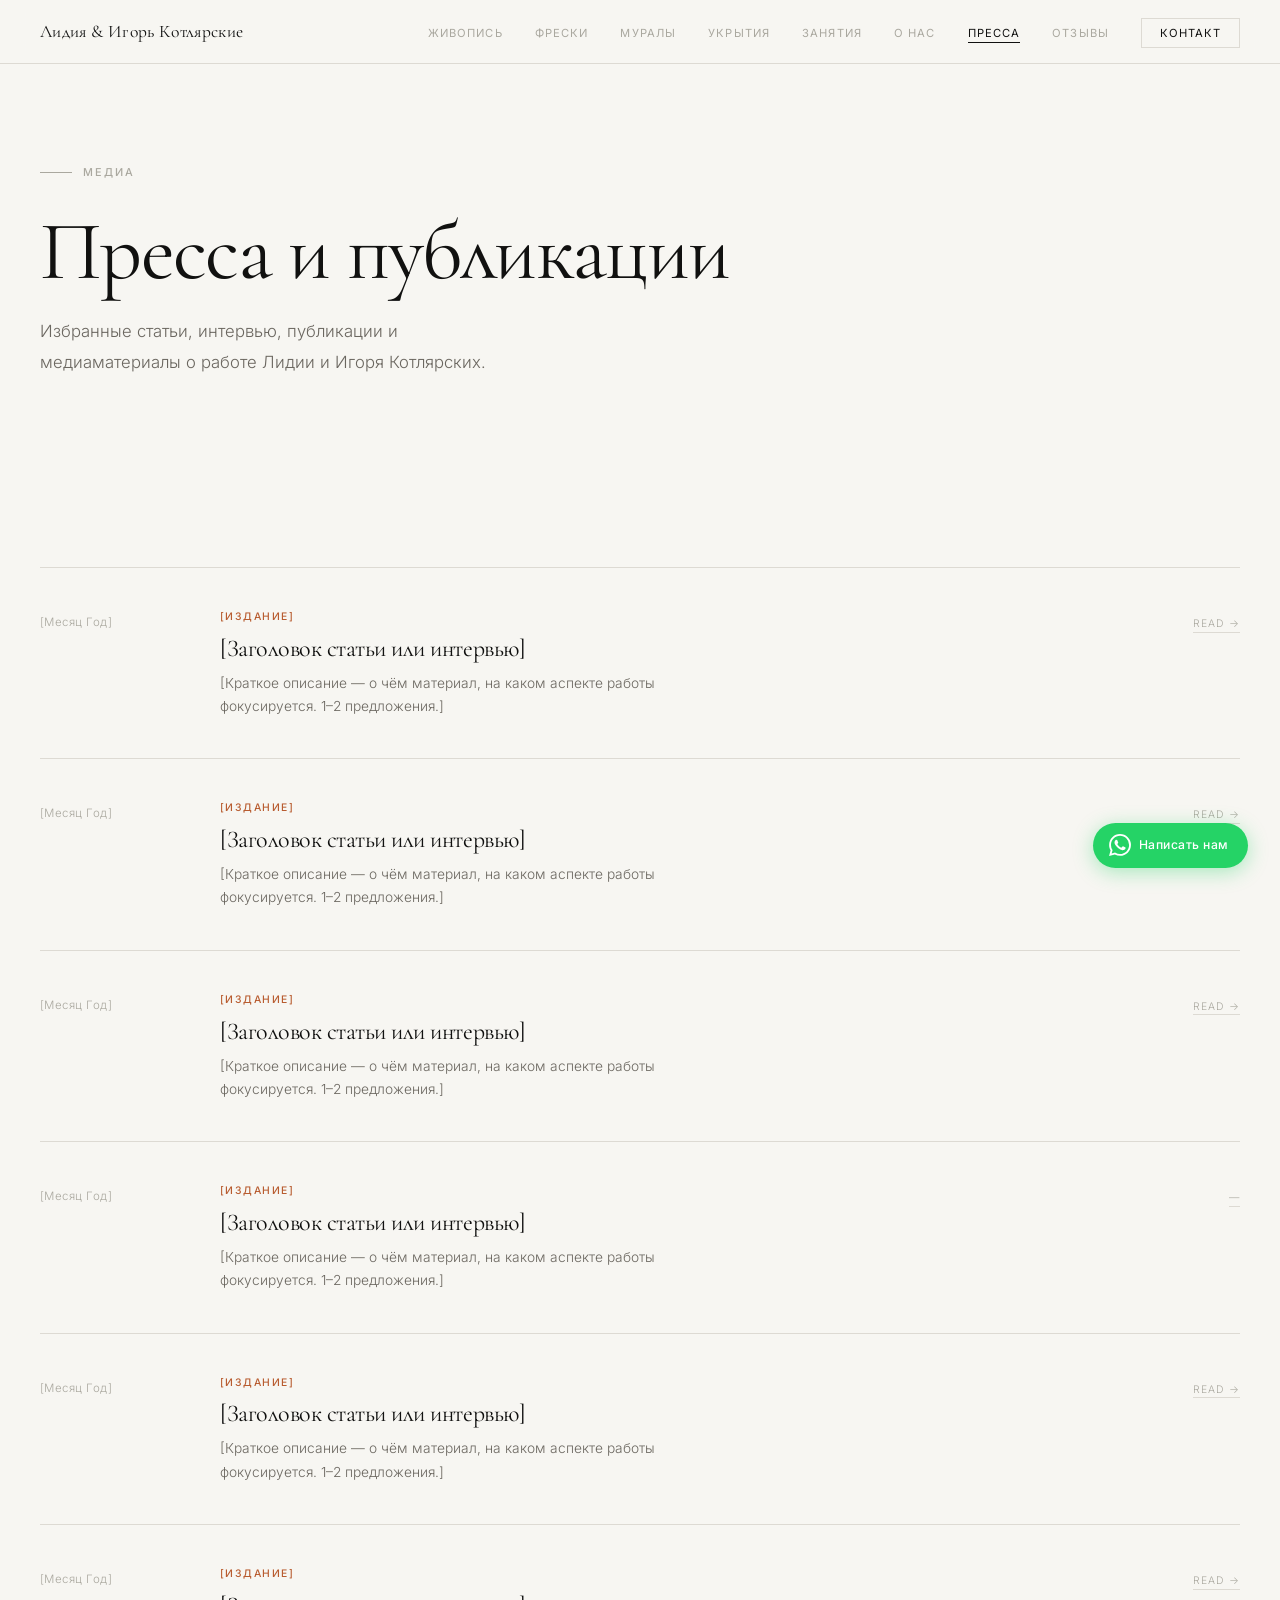
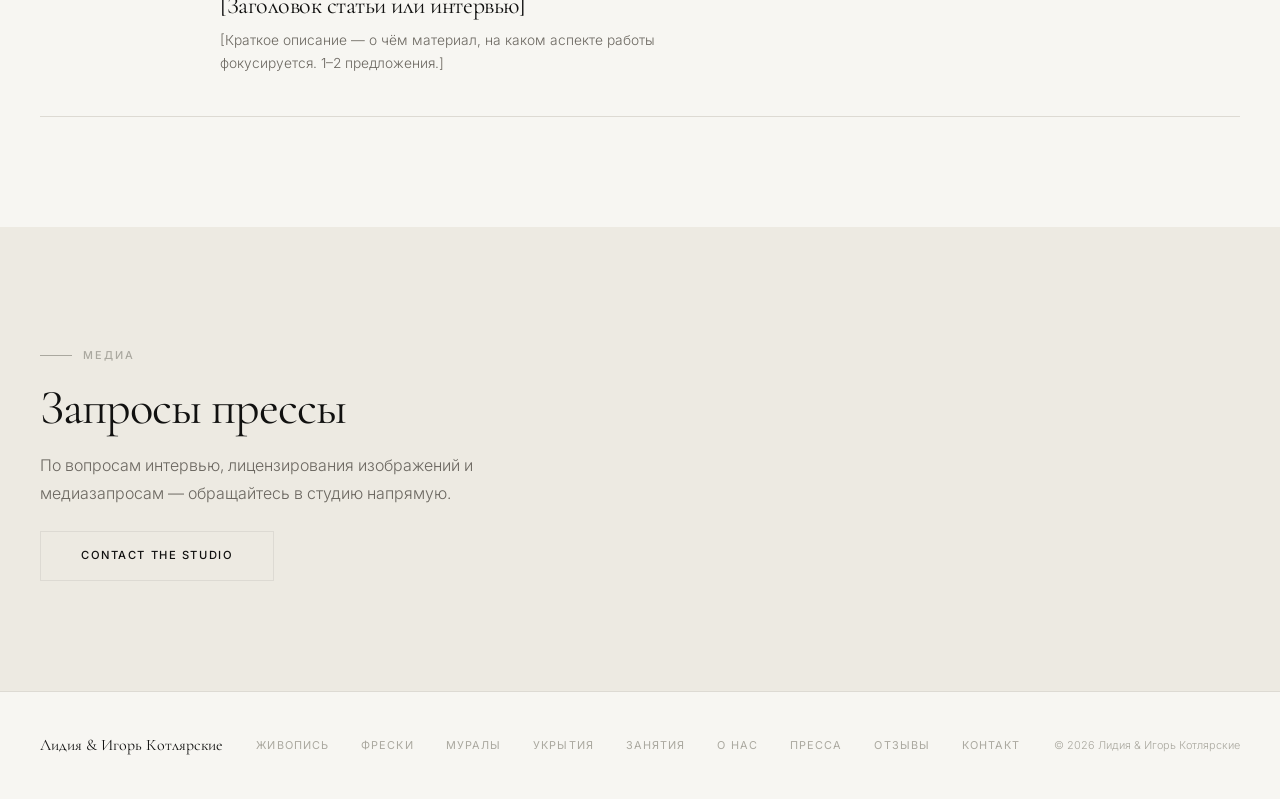
<file: press.html>
<!DOCTYPE html>
<html lang="ru">
<head>
  <meta charset="UTF-8">
  <meta name="viewport" content="width=device-width, initial-scale=1.0">
  <title>Пресса — Лидия и Игорь Котлярские</title>
  <meta name="description" content="Пресса, publications, articles, and media coverage featuring the work of Lydia and Igor Kotlyarsky.">
  <link rel="stylesheet" href="css/style.css?v=2">
</head>
<body class="page-body">

  <!-- Navigation -->
  <nav class="nav" role="navigation" aria-label="Основная навигация">
    <div class="nav-inner">
      <a href="index.html" class="nav-logo">Лидия &amp; Игорь Котлярские</a>
      <button class="nav-toggle" aria-label="Открыть меню" aria-expanded="false">
        <span></span><span></span><span></span>
      </button>
      <ul class="nav-links">
        <li><a href="interior-paintings.html">Живопись</a></li>
        <li><a href="frescoes.html">Фрески</a></li>
        <li><a href="murals.html">Муралы</a></li>
        <li><a href="shelters.html">Укрытия</a></li>
        <li><a href="teaching.html">Занятия</a></li>
        <li><a href="about.html">О нас</a></li>
        <li><a href="press.html">Пресса</a></li>
        <li><a href="reviews.html">Отзывы</a></li>
        <li><a href="contact.html" class="nav-contact">Контакт</a></li>
      </ul>
    </div>
  </nav>

  <!-- Hero -->
  <header class="hero">
    <div class="container">
      <p class="label hero-label">Медиа</p>
      <h1>Пресса и публикации</h1>
      <p class="intro">Избранные статьи, интервью, публикации и медиаматериалы о работе Лидии и Игоря Котлярских.</p>
    </div>
  </header>

  <!-- Пресса list -->
  <section class="section">
    <div class="container">

      <div class="press-list">

        <!-- Пресса item 1 -->
        <article class="press-item">
          <div>
            <p class="press-date">[Месяц Год]</p>
          </div>
          <div>
            <p class="press-pub">[Издание]</p>
            <h3 class="press-title">[Заголовок статьи или интервью]</h3>
            <p class="press-desc">[Краткое описание — о чём материал, на каком аспекте работы фокусируется. 1–2 предложения.]</p>
          </div>
          <div>
            <a href="#" class="press-link" aria-label="Читать статью">Read →</a>
          </div>
        </article>

        <!-- Пресса item 2 -->
        <article class="press-item">
          <div>
            <p class="press-date">[Месяц Год]</p>
          </div>
          <div>
            <p class="press-pub">[Издание]</p>
            <h3 class="press-title">[Заголовок статьи или интервью]</h3>
            <p class="press-desc">[Краткое описание — о чём материал, на каком аспекте работы фокусируется. 1–2 предложения.]</p>
          </div>
          <div>
            <a href="#" class="press-link" aria-label="Читать статью">Read →</a>
          </div>
        </article>

        <!-- Пресса item 3 -->
        <article class="press-item">
          <div>
            <p class="press-date">[Месяц Год]</p>
          </div>
          <div>
            <p class="press-pub">[Издание]</p>
            <h3 class="press-title">[Заголовок статьи или интервью]</h3>
            <p class="press-desc">[Краткое описание — о чём материал, на каком аспекте работы фокусируется. 1–2 предложения.]</p>
          </div>
          <div>
            <a href="#" class="press-link" aria-label="Читать статью">Read →</a>
          </div>
        </article>

        <!-- Пресса item 4 -->
        <article class="press-item">
          <div>
            <p class="press-date">[Месяц Год]</p>
          </div>
          <div>
            <p class="press-pub">[Издание]</p>
            <h3 class="press-title">[Заголовок статьи или интервью]</h3>
            <p class="press-desc">[Краткое описание — о чём материал, на каком аспекте работы фокусируется. 1–2 предложения.]</p>
          </div>
          <div>
            <!-- No link available — remove the <a> below -->
            <span class="press-link" style="cursor:default; pointer-events:none;">—</span>
          </div>
        </article>

        <!-- Пресса item 5 -->
        <article class="press-item">
          <div>
            <p class="press-date">[Месяц Год]</p>
          </div>
          <div>
            <p class="press-pub">[Издание]</p>
            <h3 class="press-title">[Заголовок статьи или интервью]</h3>
            <p class="press-desc">[Краткое описание — о чём материал, на каком аспекте работы фокусируется. 1–2 предложения.]</p>
          </div>
          <div>
            <a href="#" class="press-link" aria-label="Читать статью">Read →</a>
          </div>
        </article>

        <!-- Пресса item 6 -->
        <article class="press-item">
          <div>
            <p class="press-date">[Месяц Год]</p>
          </div>
          <div>
            <p class="press-pub">[Издание]</p>
            <h3 class="press-title">[Заголовок статьи или интервью]</h3>
            <p class="press-desc">[Краткое описание — о чём материал, на каком аспекте работы фокусируется. 1–2 предложения.]</p>
          </div>
          <div>
            <a href="#" class="press-link" aria-label="Читать статью">Read →</a>
          </div>
        </article>

      </div>

      <!-- Note for adding new items -->
      <!-- To add a press item, copy the article block above and fill in:
           - press-date: month and year
           - press-pub: name of the publication
           - press-title: title of the article
           - press-desc: 1-2 sentence description
           - press-link href: URL to the article (or remove the <a> if no link)
      -->

    </div>
  </section>

  <!-- Пресса contact note -->
  <section class="section section--warm">
    <div class="container">
      <div style="max-width: 560px;">
        <p class="label" style="margin-bottom:1rem;">Медиа</p>
        <h2 style="margin-bottom:1rem;">Запросы прессы</h2>
        <p style="color: var(--text-mid); margin-bottom:1.5rem;">По вопросам интервью, лицензирования изображений и медиазапросам — обращайтесь в студию напрямую.</p>
        <a href="contact.html" class="btn btn-outline">Contact the Studio</a>
      </div>
    </div>
  </section>

  <!-- Footer -->
  <footer class="footer">
    <div class="footer-inner">
      <div class="footer-logo">Лидия &amp; Игорь Котлярские</div>
      <nav class="footer-links">
        <a href="interior-paintings.html">Живопись</a>
        <a href="frescoes.html">Фрески</a>
        <a href="murals.html">Муралы</a>
        <a href="shelters.html">Укрытия</a>
        <a href="teaching.html">Занятия</a>
        <a href="about.html">О нас</a>
        <a href="press.html">Пресса</a>
        <a href="reviews.html">Отзывы</a>
        <a href="contact.html">Контакт</a>
      </nav>
      <p class="footer-copy">&copy; 2026 Лидия &amp; Игорь Котлярские</p>
    </div>
  </footer>

  <!-- WhatsApp Button -->
  <a href="https://wa.me/972532554891" class="whatsapp-btn" target="_blank" rel="noopener noreferrer" aria-label="Написать в WhatsApp">
    <svg xmlns="http://www.w3.org/2000/svg" width="22" height="22" viewBox="0 0 24 24" fill="currentColor">
      <path d="M17.472 14.382c-.297-.149-1.758-.867-2.03-.967-.273-.099-.471-.148-.67.15-.197.297-.767.966-.94 1.164-.173.199-.347.223-.644.075-.297-.15-1.255-.463-2.39-1.475-.883-.788-1.48-1.761-1.653-2.059-.173-.297-.018-.458.13-.606.134-.133.298-.347.446-.52.149-.174.198-.298.298-.497.099-.198.05-.371-.025-.52-.075-.149-.669-1.612-.916-2.207-.242-.579-.487-.5-.669-.51-.173-.008-.371-.01-.57-.01-.198 0-.52.074-.792.372-.272.297-1.04 1.016-1.04 2.479 0 1.462 1.065 2.875 1.213 3.074.149.198 2.096 3.2 5.077 4.487.709.306 1.262.489 1.694.625.712.227 1.36.195 1.871.118.571-.085 1.758-.719 2.006-1.413.248-.694.248-1.289.173-1.413-.074-.124-.272-.198-.57-.347m-5.421 7.403h-.004a9.87 9.87 0 01-5.031-1.378l-.361-.214-3.741.982.998-3.648-.235-.374a9.86 9.86 0 01-1.51-5.26c.001-5.45 4.436-9.884 9.888-9.884 2.64 0 5.122 1.03 6.988 2.898a9.825 9.825 0 012.893 6.994c-.003 5.45-4.437 9.884-9.885 9.884m8.413-18.297A11.815 11.815 0 0012.05 0C5.495 0 .16 5.335.157 11.892c0 2.096.547 4.142 1.588 5.945L.057 24l6.305-1.654a11.882 11.882 0 005.683 1.448h.005c6.554 0 11.89-5.335 11.893-11.893a11.821 11.821 0 00-3.48-8.413Z"/>
    </svg>
    <span class="whatsapp-btn-label">Написать нам</span>
  </a>

  <script src="js/main.js"></script>
</body>
</html>
</file>
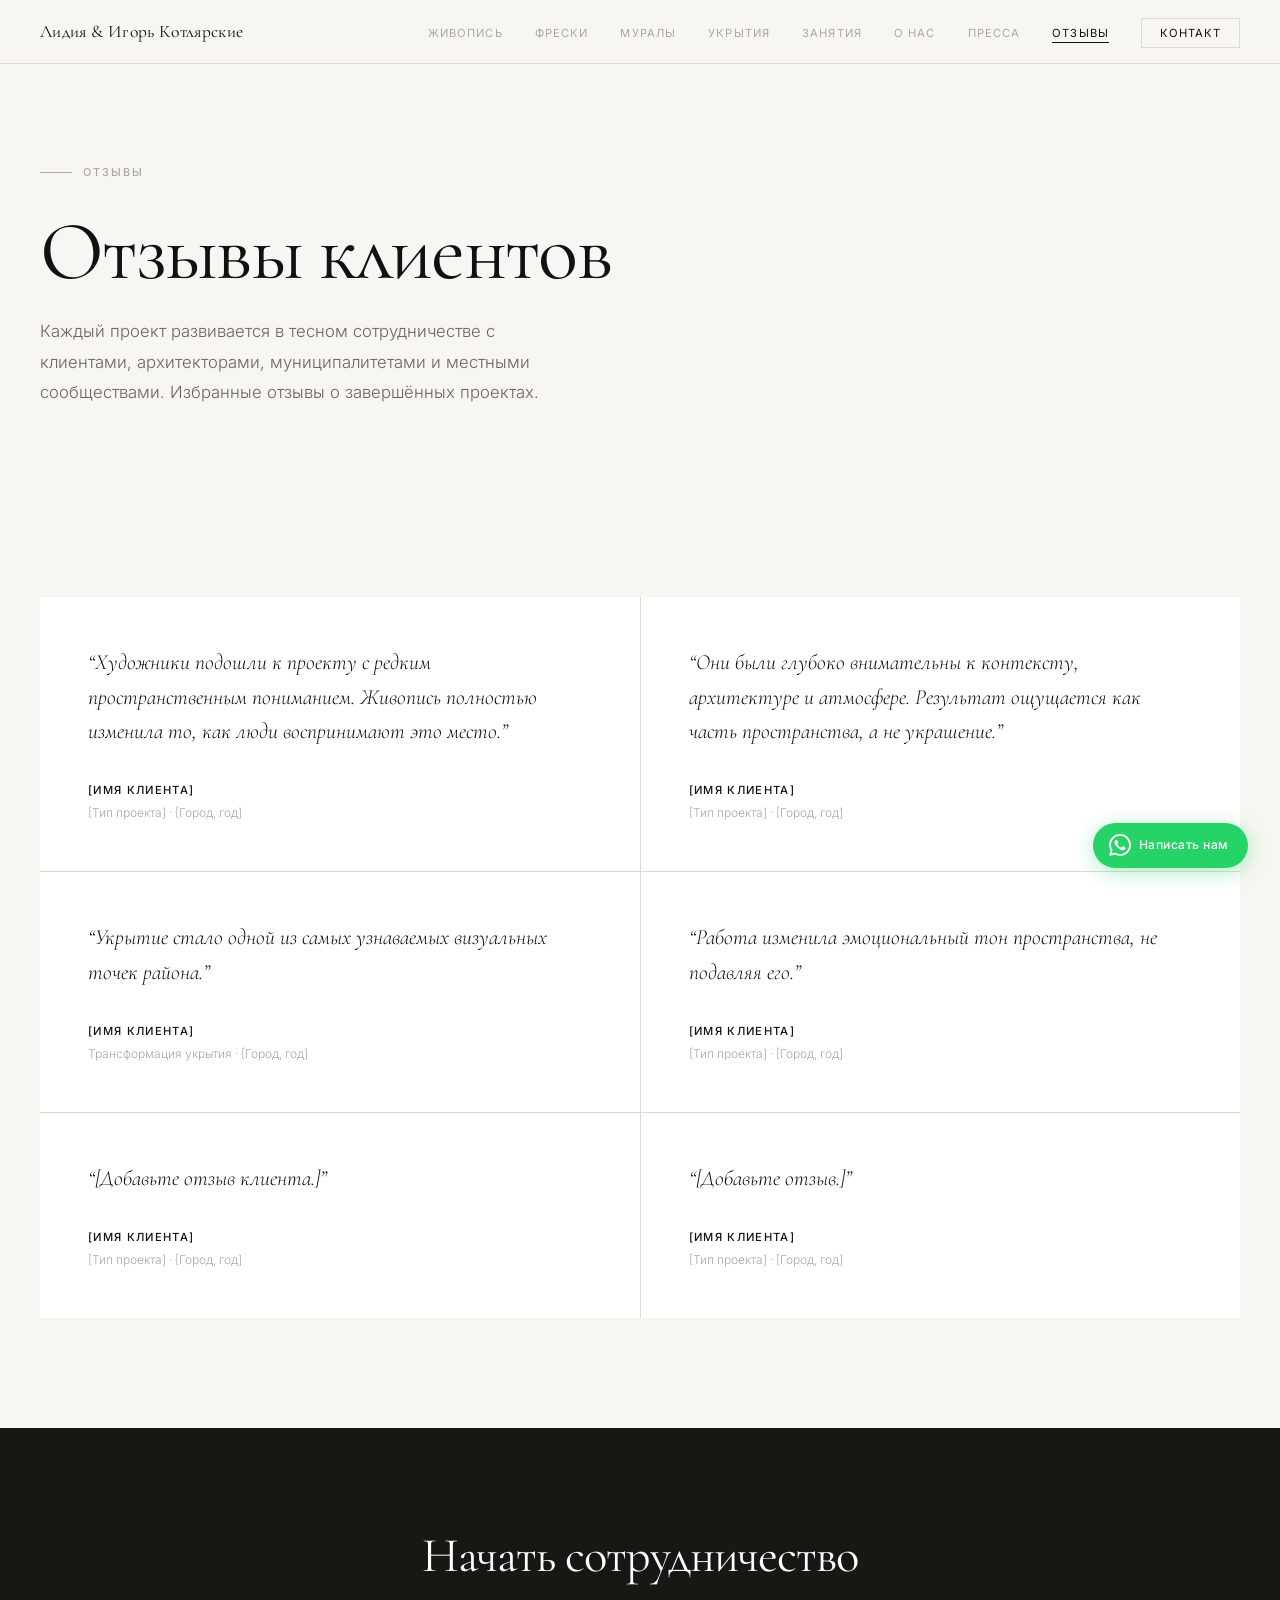
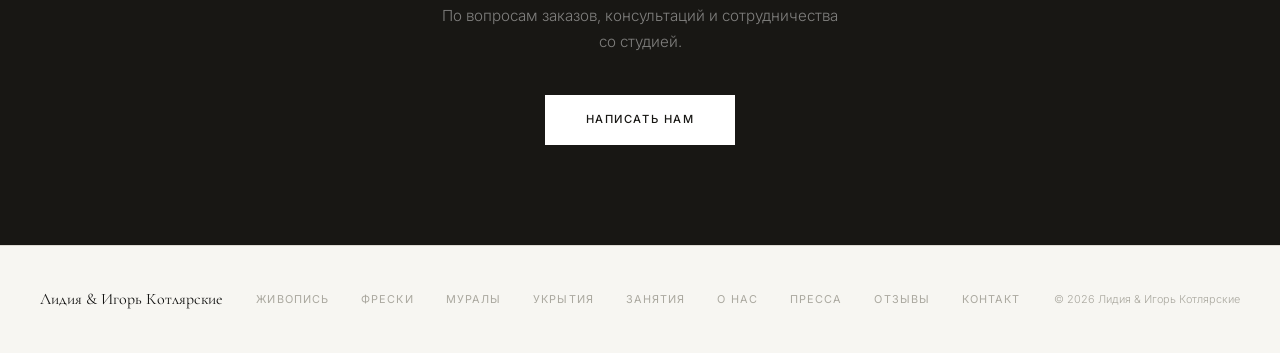
<file: reviews.html>
<!DOCTYPE html>
<html lang="ru">
<head>
  <meta charset="UTF-8">
  <meta name="viewport" content="width=device-width, initial-scale=1.0">
  <title>Отзывы — Лидия и Игорь Котлярские</title>
  <meta name="description" content="Client reviews and testimonials for Lydia and Igor Kotlyarsky — selected responses from completed projects.">
  <link rel="stylesheet" href="css/style.css?v=2">
</head>
<body class="page-body">

  <!-- Navigation -->
  <nav class="nav" role="navigation" aria-label="Основная навигация">
    <div class="nav-inner">
      <a href="index.html" class="nav-logo">Лидия &amp; Игорь Котлярские</a>
      <button class="nav-toggle" aria-label="Открыть меню" aria-expanded="false">
        <span></span><span></span><span></span>
      </button>
      <ul class="nav-links">
        <li><a href="interior-paintings.html">Живопись</a></li>
        <li><a href="frescoes.html">Фрески</a></li>
        <li><a href="murals.html">Муралы</a></li>
        <li><a href="shelters.html">Укрытия</a></li>
        <li><a href="teaching.html">Занятия</a></li>
        <li><a href="about.html">О нас</a></li>
        <li><a href="press.html">Пресса</a></li>
        <li><a href="reviews.html">Отзывы</a></li>
        <li><a href="contact.html" class="nav-contact">Контакт</a></li>
      </ul>
    </div>
  </nav>

  <!-- Hero -->
  <header class="hero">
    <div class="container">
      <p class="label hero-label">Отзывы</p>
      <h1>Отзывы клиентов</h1>
      <p class="intro">Каждый проект развивается в тесном сотрудничестве с клиентами, архитекторами, муниципалитетами и местными сообществами. Избранные отзывы о завершённых проектах.</p>
    </div>
  </header>

  <!-- Отзывы grid -->
  <section class="section">
    <div class="container">

      <div class="reviews-grid">

        <!-- Review 1 -->
        <article class="review-card">
          <p class="review-quote">Художники подошли к проекту с редким пространственным пониманием. Живопись полностью изменила то, как люди воспринимают это место.</p>
          <p class="review-author">[Имя клиента]</p>
          <p class="review-project">[Тип проекта] · [Город, год]</p>
          <!-- Optional project image -->
          <!-- <div class="review-img">
            <img src="images/reviews/project-01.jpg" alt="Completed project">
          </div> -->
        </article>

        <!-- Review 2 -->
        <article class="review-card">
          <p class="review-quote">Они были глубоко внимательны к контексту, архитектуре и атмосфере. Результат ощущается как часть пространства, а не украшение.</p>
          <p class="review-author">[Имя клиента]</p>
          <p class="review-project">[Тип проекта] · [Город, год]</p>
        </article>

        <!-- Review 3 -->
        <article class="review-card">
          <p class="review-quote">Укрытие стало одной из самых узнаваемых визуальных точек района.</p>
          <p class="review-author">[Имя клиента]</p>
          <p class="review-project">Трансформация укрытия · [Город, год]</p>
          <!-- Optional project image -->
          <!-- <div class="review-img">
            <img src="images/reviews/shelter-01.jpg" alt="Shelter after transformation">
          </div> -->
        </article>

        <!-- Review 4 -->
        <article class="review-card">
          <p class="review-quote">Работа изменила эмоциональный тон пространства, не подавляя его.</p>
          <p class="review-author">[Имя клиента]</p>
          <p class="review-project">[Тип проекта] · [Город, год]</p>
        </article>

        <!-- Review 5 — placeholder -->
        <article class="review-card">
          <p class="review-quote">[Добавьте отзыв клиента.]</p>
          <p class="review-author">[Имя клиента]</p>
          <p class="review-project">[Тип проекта] · [Город, год]</p>
        </article>

        <!-- Review 6 — placeholder -->
        <article class="review-card">
          <p class="review-quote">[Добавьте отзыв.]</p>
          <p class="review-author">[Имя клиента]</p>
          <p class="review-project">[Тип проекта] · [Город, год]</p>
        </article>

      </div>

      <!-- Note for adding reviews:
        To add a new review, copy the article.review-card block above and fill in:
        - review-quote: the client's words (without quotation marks — CSS adds them)
        - review-author: name or initials
        - review-project: type of project and location/year
        - Optionally uncomment the review-img block and add a photo path
      -->

    </div>
  </section>

  <!-- Contact CTA -->
  <section class="contact-cta">
    <div class="container">
      <h2>Начать сотрудничество</h2>
      <p>По вопросам заказов, консультаций и сотрудничества со студией.</p>
      <a href="contact.html" class="btn btn-light">Написать нам</a>
    </div>
  </section>

  <!-- Footer -->
  <footer class="footer">
    <div class="footer-inner">
      <div class="footer-logo">Лидия &amp; Игорь Котлярские</div>
      <nav class="footer-links">
        <a href="interior-paintings.html">Живопись</a>
        <a href="frescoes.html">Фрески</a>
        <a href="murals.html">Муралы</a>
        <a href="shelters.html">Укрытия</a>
        <a href="teaching.html">Занятия</a>
        <a href="about.html">О нас</a>
        <a href="press.html">Пресса</a>
        <a href="reviews.html">Отзывы</a>
        <a href="contact.html">Контакт</a>
      </nav>
      <p class="footer-copy">&copy; 2026 Лидия &amp; Игорь Котлярские</p>
    </div>
  </footer>

  <!-- WhatsApp Button -->
  <a href="https://wa.me/972532554891" class="whatsapp-btn" target="_blank" rel="noopener noreferrer" aria-label="Написать в WhatsApp">
    <svg xmlns="http://www.w3.org/2000/svg" width="22" height="22" viewBox="0 0 24 24" fill="currentColor">
      <path d="M17.472 14.382c-.297-.149-1.758-.867-2.03-.967-.273-.099-.471-.148-.67.15-.197.297-.767.966-.94 1.164-.173.199-.347.223-.644.075-.297-.15-1.255-.463-2.39-1.475-.883-.788-1.48-1.761-1.653-2.059-.173-.297-.018-.458.13-.606.134-.133.298-.347.446-.52.149-.174.198-.298.298-.497.099-.198.05-.371-.025-.52-.075-.149-.669-1.612-.916-2.207-.242-.579-.487-.5-.669-.51-.173-.008-.371-.01-.57-.01-.198 0-.52.074-.792.372-.272.297-1.04 1.016-1.04 2.479 0 1.462 1.065 2.875 1.213 3.074.149.198 2.096 3.2 5.077 4.487.709.306 1.262.489 1.694.625.712.227 1.36.195 1.871.118.571-.085 1.758-.719 2.006-1.413.248-.694.248-1.289.173-1.413-.074-.124-.272-.198-.57-.347m-5.421 7.403h-.004a9.87 9.87 0 01-5.031-1.378l-.361-.214-3.741.982.998-3.648-.235-.374a9.86 9.86 0 01-1.51-5.26c.001-5.45 4.436-9.884 9.888-9.884 2.64 0 5.122 1.03 6.988 2.898a9.825 9.825 0 012.893 6.994c-.003 5.45-4.437 9.884-9.885 9.884m8.413-18.297A11.815 11.815 0 0012.05 0C5.495 0 .16 5.335.157 11.892c0 2.096.547 4.142 1.588 5.945L.057 24l6.305-1.654a11.882 11.882 0 005.683 1.448h.005c6.554 0 11.89-5.335 11.893-11.893a11.821 11.821 0 00-3.48-8.413Z"/>
    </svg>
    <span class="whatsapp-btn-label">Написать нам</span>
  </a>

  <script src="js/main.js"></script>
</body>
</html>
</file>
<file: css/style.css>
/* ============================================
   KOTLYARSKY STUDIO — Stylesheet v2
   ============================================ */

@import url('https://fonts.googleapis.com/css2?family=Cormorant+Garamond:ital,wght@0,300;0,400;0,500;0,600;1,300;1,400;1,500&family=Inter:wght@300;400;500&display=swap');

/* ── Variables ─────────────────────────────── */
:root {
  --bg:           #f7f6f2;
  --bg-warm:      #edeae2;
  --white:        #ffffff;
  --text:         #111110;
  --text-mid:     #6b6760;
  --text-light:   #aaa89f;
  --border:       #dddad3;
  --border-light: #eae8e2;
  --accent:       #b85c30;
  --accent-light: #f5ede7;
  --dark:         #181714;

  --font-display: 'Cormorant Garamond', Georgia, serif;
  --font-body:    'Inter', -apple-system, sans-serif;

  --nav-height:   64px;
  --max-width:    1320px;
  --section-pad:  110px;
  --gap:          1.5rem;
}

/* ── Reset ─────────────────────────────────── */
*, *::before, *::after { box-sizing: border-box; margin: 0; padding: 0; }
html { scroll-behavior: smooth; -webkit-font-smoothing: antialiased; }
img { display: block; max-width: 100%; height: auto; }
a { color: inherit; text-decoration: none; }
ul { list-style: none; }
button { cursor: pointer; border: none; background: none; font: inherit; }

/* ── Base ───────────────────────────────────── */
body {
  font-family: var(--font-body);
  font-size: 16px;
  font-weight: 300;
  line-height: 1.7;
  color: var(--text);
  background: var(--bg);
}

/* ── Typography ─────────────────────────────── */
h1, h2, h3, h4 {
  font-family: var(--font-display);
  font-weight: 400;
  line-height: 1.1;
  letter-spacing: -0.02em;
}
h1 { font-size: clamp(3.2rem, 6.5vw, 6.5rem); }
h2 { font-size: clamp(2rem, 3.8vw, 3.4rem); line-height: 1.15; }
h3 { font-size: clamp(1.2rem, 2vw, 1.6rem); }
h4 { font-size: 1.1rem; }

p { max-width: 64ch; }

/* Small label — line + text */
.label {
  font-family: var(--font-body);
  font-size: 0.68rem;
  font-weight: 500;
  letter-spacing: 0.18em;
  text-transform: uppercase;
  color: var(--text-light);
  display: inline-flex;
  align-items: center;
  gap: 0.7rem;
}
.label::before {
  content: '';
  display: block;
  width: 2rem;
  height: 1px;
  background: var(--text-light);
  flex-shrink: 0;
}

/* ── Layout ─────────────────────────────────── */
.container {
  width: 100%;
  max-width: var(--max-width);
  margin: 0 auto;
  padding: 0 2.5rem;
}
.section { padding: var(--section-pad) 0; }
.section--dark  { background: var(--dark); color: var(--white); }
.section--warm  { background: var(--bg-warm); }
.section--white { background: var(--white); }

/* ── Navigation ─────────────────────────────── */
.nav {
  position: fixed;
  top: 0; left: 0; right: 0;
  height: var(--nav-height);
  background: rgba(247, 246, 242, 0.92);
  backdrop-filter: blur(12px);
  -webkit-backdrop-filter: blur(12px);
  border-bottom: 1px solid var(--border);
  z-index: 1000;
}
.nav-inner {
  display: flex;
  align-items: center;
  justify-content: space-between;
  height: 100%;
  max-width: var(--max-width);
  margin: 0 auto;
  padding: 0 2.5rem;
}
.nav-logo {
  font-family: var(--font-display);
  font-size: 1.1rem;
  font-weight: 400;
  letter-spacing: 0.02em;
  color: var(--text);
  flex-shrink: 0;
}
.nav-links {
  display: flex;
  align-items: center;
  gap: 2rem;
}
.nav-links a {
  font-size: 0.7rem;
  font-weight: 400;
  letter-spacing: 0.1em;
  text-transform: uppercase;
  color: var(--text-light);
  transition: color 0.2s;
  position: relative;
}
.nav-links a::after {
  content: '';
  position: absolute;
  bottom: -3px; left: 0; right: 0;
  height: 1px;
  background: var(--text);
  transform: scaleX(0);
  transform-origin: left;
  transition: transform 0.25s ease;
}
.nav-links a:hover,
.nav-links a.active { color: var(--text); }
.nav-links a:hover::after,
.nav-links a.active::after { transform: scaleX(1); }

.nav-links .nav-contact {
  color: var(--text);
  border: 1px solid var(--border);
  padding: 0.45rem 1.1rem;
  transition: background 0.2s, border-color 0.2s, color 0.2s;
}
.nav-links .nav-contact::after { display: none; }
.nav-links .nav-contact:hover {
  background: var(--text);
  color: var(--white);
  border-color: var(--text);
}

/* Mobile toggle */
.nav-toggle { display: none; flex-direction: column; gap: 5px; padding: 4px; }
.nav-toggle span { display: block; width: 22px; height: 1px; background: var(--text); transition: transform 0.3s, opacity 0.3s; }
.nav-toggle.open span:nth-child(1) { transform: translateY(6px) rotate(45deg); }
.nav-toggle.open span:nth-child(2) { opacity: 0; }
.nav-toggle.open span:nth-child(3) { transform: translateY(-6px) rotate(-45deg); }

.page-body { padding-top: var(--nav-height); }

/* ── Hero Carousel ──────────────────────────── */
.hero-carousel {
  position: absolute;
  inset: 0;
  z-index: 0;
}
.hero-slide {
  position: absolute;
  inset: 0;
  opacity: 0;
}
.hero-slide img {
  width: 100%; height: 100%;
  object-fit: cover;
}

/* CSS auto-advance: 8 slides × 5s = 40s cycle */
@keyframes carousel-fade {
  0%   { opacity: 1; }
  10%  { opacity: 1; }
  13%  { opacity: 0; }
  100% { opacity: 0; }
}
.hero-slide:nth-child(1) { animation: carousel-fade 40s infinite  0s; }
.hero-slide:nth-child(2) { animation: carousel-fade 40s infinite  5s; }
.hero-slide:nth-child(3) { animation: carousel-fade 40s infinite 10s; }
.hero-slide:nth-child(4) { animation: carousel-fade 40s infinite 15s; }
.hero-slide:nth-child(5) { animation: carousel-fade 40s infinite 20s; }
.hero-slide:nth-child(6) { animation: carousel-fade 40s infinite 25s; }
.hero-slide:nth-child(7) { animation: carousel-fade 40s infinite 30s; }
.hero-slide:nth-child(8) { animation: carousel-fade 40s infinite 35s; }

/* Manual dot override — pauses animation and holds that slide */
.hero-slide.active {
  animation: none;
  opacity: 1;
}

.hero-dots {
  position: absolute;
  bottom: 2rem;
  right: 2.5rem;
  display: flex;
  gap: 0.5rem;
  z-index: 2;
}
.hero-dot {
  width: 6px;
  height: 6px;
  border-radius: 50%;
  background: rgba(255,255,255,0.35);
  border: none;
  cursor: pointer;
  padding: 0;
  transition: background 0.3s, transform 0.3s;
}
.hero-dot.active {
  background: rgba(255,255,255,0.95);
  transform: scale(1.3);
}

/* ── Hero ───────────────────────────────────── */
.hero {
  padding: 90px 0 80px;
}
.hero--large { padding: 120px 0 100px; }

/* Full-bleed home hero */
.hero--full {
  min-height: 88vh;
  display: flex;
  align-items: flex-end;
  position: relative;
  overflow: hidden;
  padding: 0;
}
.hero-img-bg {
  position: absolute;
  inset: 0;
  z-index: 0;
}
.hero-img-bg img {
  width: 100%; height: 100%;
  object-fit: cover;
  opacity: 0.5;
}
.hero-img-placeholder {
  position: absolute; inset: 0;
  background: linear-gradient(135deg, #e0dbd0 0%, #c8c0b0 100%);
}
.hero-content {
  position: relative;
  z-index: 1;
  width: 100%;
  padding: 80px 2.5rem;
  max-width: var(--max-width);
  margin: 0 auto;
}
.hero--full .hero-content { color: var(--white); }
.hero--full .label { color: rgba(255,255,255,0.6); }
.hero--full .label::before { background: rgba(255,255,255,0.4); }
.hero--full .intro { color: rgba(255,255,255,0.75); }

.hero-label { margin-bottom: 1.5rem; }

.hero h1 { margin-bottom: 1.2rem; }

.hero p.intro {
  font-size: 1.05rem;
  color: var(--text-mid);
  max-width: 50ch;
  line-height: 1.8;
}

/* ── Home — Section Cards ────────────────────── */
.section-cards {
  display: grid;
  grid-template-columns: repeat(3, 1fr);
  gap: 1.5rem;
  padding: 2.5rem;
  background: var(--bg);
  border-top: 1px solid var(--border);
  border-bottom: 1px solid var(--border);
}
.section-cards--5col {
  grid-template-columns: repeat(5, 1fr);
  gap: 0.8rem;
}

.section-card {
  position: relative;
  cursor: pointer;
  overflow: hidden;
}

/* Stretched link covers whole card */
.section-card .link-arrow::before {
  content: '';
  position: absolute;
  inset: 0;
  z-index: 1;
}

.section-card-img {
  aspect-ratio: 9/16;
  overflow: hidden;
  background: var(--bg-warm);
}
.section-card-img img {
  width: 100%; height: 100%;
  object-fit: cover;
  transition: transform 0.6s cubic-bezier(0.25, 0.46, 0.45, 0.94);
}
.section-card:hover .section-card-img img { transform: scale(1.06); }

.img-placeholder {
  width: 100%; height: 100%;
  background: linear-gradient(135deg, #e0dbd1 0%, #ccc6ba 100%);
  display: flex; align-items: center; justify-content: center;
}
.img-placeholder span {
  font-size: 0.65rem; letter-spacing: 0.14em;
  text-transform: uppercase; color: #a09890;
}

.section-card-body {
  padding: 1rem 0 0.2rem;
  display: flex;
  flex-direction: column;
  align-items: flex-start;
  gap: 0.4rem;
}
/* Hide label and paragraph — keep only title + arrow */
.section-card-body > .label,
.section-card-body > p { display: none; }

.section-card-body h3 {
  font-family: var(--font-display);
  font-size: 1.15rem;
  font-weight: 400;
  letter-spacing: 0;
  line-height: 1.2;
}

/* ── Stats Bar ──────────────────────────────── */
.stats-bar {
  display: flex;
  border-top: 1px solid var(--border);
  border-bottom: 1px solid var(--border);
}
.stat-item {
  flex: 1;
  padding: 3.5rem 2rem;
  border-right: 1px solid var(--border);
  text-align: center;
}
.stat-item:last-child { border-right: none; }
.stat-number {
  font-family: var(--font-display);
  font-size: clamp(3rem, 5.5vw, 5.5rem);
  font-weight: 300;
  line-height: 1;
  margin-bottom: 0.6rem;
}
.stat-label {
  font-size: 0.68rem;
  letter-spacing: 0.14em;
  text-transform: uppercase;
  color: var(--text-light);
}

/* ── Two-column ─────────────────────────────── */
.two-col       { display: grid; grid-template-columns: 1fr 1fr; gap: 5rem; align-items: start; }
.two-col--wide { grid-template-columns: 1.5fr 1fr; }
.two-col--img  { align-items: stretch; }

.two-col-img {
  aspect-ratio: 3/4;
  overflow: hidden;
  background: var(--bg-warm);
}
.two-col-img img { width: 100%; height: 100%; object-fit: cover; }

/* ── Text sections ──────────────────────────── */
.text-section { max-width: 700px; }
.text-section h2 { margin-bottom: 1.8rem; }
.text-section p  { color: var(--text-mid); margin-bottom: 1.1rem; font-size: 0.97rem; }
.text-section p:last-child { margin-bottom: 0; }

.art-list { margin: 1rem 0; }
.art-list li {
  position: relative;
  padding-left: 1.2rem;
  color: var(--text-mid);
  font-size: 0.93rem;
  line-height: 2.1;
}
.art-list li::before { content: '—'; position: absolute; left: 0; color: var(--text-light); }

/* ── Gallery — Masonry ──────────────────────── */
.gallery-grid {
  columns: 3;
  column-gap: 1.2rem;
}
.gallery-grid--2col { columns: 2; }
.gallery-grid--4col { columns: 4; }

/* Portrait crop — forces 3:4 on every image (used on Shelters) */
.gallery-grid--portrait .gallery-img-wrap {
  aspect-ratio: 3/4;
}
.gallery-grid--portrait .gallery-img-wrap img {
  width: 100%;
  height: 100%;
  object-fit: cover;
}

.gallery-item {
  break-inside: avoid;
  margin-bottom: 1.2rem;
  cursor: pointer;
}

.gallery-img-wrap {
  position: relative;
  overflow: hidden;
  background: var(--bg-warm);
  /* No fixed aspect ratio — natural proportions for masonry */
}
.gallery-img-wrap img {
  width: 100%;
  display: block;
  transition: transform 0.55s cubic-bezier(0.25, 0.46, 0.45, 0.94);
}
.gallery-overlay {
  position: absolute;
  inset: 0;
  background: rgba(17, 17, 16, 0);
  display: flex;
  align-items: center;
  justify-content: center;
  transition: background 0.35s;
}
.gallery-overlay span {
  font-size: 0.65rem;
  font-weight: 500;
  letter-spacing: 0.2em;
  text-transform: uppercase;
  color: var(--white);
  opacity: 0;
  transition: opacity 0.3s;
}
.gallery-item:hover .gallery-img-wrap img { transform: scale(1.04); }
.gallery-item:hover .gallery-overlay { background: rgba(17, 17, 16, 0.3); }
.gallery-item:hover .gallery-overlay span { opacity: 1; }

.gallery-info { padding: 0.7rem 0 0; }
.gallery-info h3 { font-size: 0.95rem; font-weight: 400; margin-bottom: 0.15rem; }
.gallery-meta { font-size: 0.7rem; color: var(--text-light); letter-spacing: 0.06em; }
.gallery-desc { font-size: 0.83rem; color: var(--text-mid); line-height: 1.55; margin-top: 0.3rem; max-width: 40ch; }

/* ── Lightbox ───────────────────────────────── */
.lightbox {
  display: none;
  position: fixed; inset: 0;
  background: rgba(16, 15, 14, 0.96);
  z-index: 2000;
  flex-direction: column;
  align-items: center;
  justify-content: center;
}
.lightbox.open { display: flex; }
.lightbox-inner {
  position: relative;
  max-width: 92vw;
  max-height: 86vh;
  display: flex;
  align-items: center;
  justify-content: center;
}
.lightbox-inner img {
  max-width: 90vw;
  max-height: 82vh;
  object-fit: contain;
}
.lightbox-close {
  position: fixed; top: 1.5rem; right: 2rem;
  color: rgba(255,255,255,0.5);
  font-size: 1.8rem; font-weight: 300;
  z-index: 2001; transition: color 0.2s;
}
.lightbox-close:hover { color: white; }
.lightbox-prev, .lightbox-next {
  position: fixed; top: 50%; transform: translateY(-50%);
  color: rgba(255,255,255,0.4);
  font-size: 2rem; font-weight: 300;
  padding: 1rem; z-index: 2001; transition: color 0.2s;
}
.lightbox-prev { left: 1rem; }
.lightbox-next { right: 1rem; }
.lightbox-prev:hover, .lightbox-next:hover { color: white; }
.lightbox-caption {
  position: fixed; bottom: 2rem;
  color: rgba(255,255,255,0.4);
  font-size: 0.72rem; letter-spacing: 0.08em; text-align: center;
}

/* ── Link Arrow ─────────────────────────────── */
.link-arrow {
  display: inline-flex;
  align-items: center;
  gap: 0.5rem;
  font-size: 0.7rem;
  font-weight: 500;
  letter-spacing: 0.1em;
  text-transform: uppercase;
  color: var(--text-mid);
  transition: color 0.2s, gap 0.2s;
}
.link-arrow::after { content: '→'; }
.link-arrow:hover { color: var(--text); gap: 0.8rem; }

/* ── Buttons ────────────────────────────────── */
.btn {
  display: inline-flex;
  align-items: center;
  gap: 0.6rem;
  padding: 0.9rem 2.5rem;
  font-family: var(--font-body);
  font-size: 0.7rem;
  font-weight: 500;
  letter-spacing: 0.14em;
  text-transform: uppercase;
  transition: background 0.22s, color 0.22s, border-color 0.22s;
}
.btn-light {
  background: var(--white);
  color: var(--dark);
  border: 1px solid var(--white);
}
.btn-light:hover { background: transparent; color: var(--white); }

.btn-outline {
  border: 1px solid var(--border);
  color: var(--text);
}
.btn-outline:hover { background: var(--text); color: var(--white); border-color: var(--text); }

.btn-dark {
  background: var(--dark);
  color: var(--white);
  border: 1px solid var(--dark);
}
.btn-dark:hover { background: transparent; color: var(--dark); border-color: var(--dark); }

/* ── Press ──────────────────────────────────── */
.press-list { display: flex; flex-direction: column; }
.press-item {
  display: grid;
  grid-template-columns: 140px 1fr auto;
  gap: 2.5rem;
  align-items: start;
  padding: 2.5rem 0;
  border-bottom: 1px solid var(--border);
}
.press-item:first-child { border-top: 1px solid var(--border); }
.press-date { font-size: 0.72rem; color: var(--text-light); padding-top: 0.3rem; letter-spacing: 0.04em; }
.press-pub  { font-size: 0.65rem; font-weight: 500; letter-spacing: 0.14em; text-transform: uppercase; color: var(--accent); margin-bottom: 0.5rem; }
.press-title { font-family: var(--font-display); font-size: 1.5rem; font-weight: 400; margin-bottom: 0.5rem; line-height: 1.25; }
.press-desc  { font-size: 0.86rem; color: var(--text-mid); max-width: 52ch; }
.press-link  {
  font-size: 0.65rem; letter-spacing: 0.12em; text-transform: uppercase;
  color: var(--text-light); border-bottom: 1px solid var(--border);
  padding-bottom: 0.1rem; white-space: nowrap; align-self: center;
  transition: color 0.2s, border-color 0.2s;
}
.press-link:hover { color: var(--text); border-color: var(--text); }

/* ── Reviews ────────────────────────────────── */
.reviews-grid { display: grid; grid-template-columns: repeat(2, 1fr); gap: 1px; background: var(--border); }
.review-card {
  background: var(--white);
  padding: 3rem;
}
.review-quote {
  font-family: var(--font-display);
  font-size: 1.35rem;
  font-weight: 300;
  font-style: italic;
  line-height: 1.6;
  color: var(--text);
  margin-bottom: 2rem;
}
.review-quote::before { content: '\201C'; }
.review-quote::after  { content: '\201D'; }
.review-author { font-size: 0.7rem; font-weight: 500; letter-spacing: 0.12em; text-transform: uppercase; color: var(--text); margin-bottom: 0.2rem; }
.review-project { font-size: 0.75rem; color: var(--text-light); }
.review-img { margin-top: 2rem; aspect-ratio: 16/9; overflow: hidden; background: var(--bg-warm); }
.review-img img { width: 100%; height: 100%; object-fit: cover; }

/* ── Contact CTA ────────────────────────────── */
.contact-cta {
  padding: 100px 0;
  background: var(--dark);
  color: var(--white);
  text-align: center;
}
.contact-cta h2 {
  color: var(--white);
  margin-bottom: 1.2rem;
  max-width: 22ch;
  margin-left: auto;
  margin-right: auto;
}
.contact-cta p {
  color: rgba(255,255,255,0.45);
  font-size: 0.95rem;
  margin: 0 auto 2.5rem;
  max-width: 46ch;
  text-align: center;
}

/* ── WhatsApp ───────────────────────────────── */
.whatsapp-btn {
  position: fixed;
  bottom: 2rem; right: 2rem;
  background: #25D366;
  color: #ffffff;
  border-radius: 50px;
  display: flex;
  align-items: center;
  gap: 0.5rem;
  padding: 0.72rem 1.2rem 0.72rem 1rem;
  box-shadow: 0 4px 20px rgba(37, 211, 102, 0.38);
  z-index: 998;
  transition: transform 0.2s, box-shadow 0.2s;
  text-decoration: none;
}
.whatsapp-btn:hover {
  transform: translateY(-2px);
  box-shadow: 0 8px 28px rgba(37, 211, 102, 0.48);
  color: #ffffff;
}
.whatsapp-btn svg { display: block; flex-shrink: 0; }
.whatsapp-btn-label {
  font-family: var(--font-body);
  font-size: 0.76rem;
  font-weight: 500;
  letter-spacing: 0.04em;
  white-space: nowrap;
}

/* ── Shelter Feature (bleed image) ─────────── */
.shelter-feature-section { padding: 0; }
.shelter-feature {
  display: grid;
  grid-template-columns: 1fr 960px;
  min-height: 1080px;
  overflow: hidden;
}
.shelter-feature-text {
  padding: var(--section-pad) 5rem var(--section-pad) 2.5rem;
  max-width: 560px;
  justify-self: end;
  align-self: center;
}
.shelter-feature-img {
  width: 960px;
  height: 1080px;
  overflow: hidden;
  flex-shrink: 0;
}
.shelter-feature-img img {
  width: 100%;
  height: 100%;
  object-fit: cover;
}

/* ── Contact Page ───────────────────────────── */
.contact-grid { display: grid; grid-template-columns: 1fr 1fr; gap: 6rem; align-items: start; }
.contact-info h3 {
  font-family: var(--font-body);
  font-size: 0.65rem;
  font-weight: 500;
  letter-spacing: 0.14em;
  text-transform: uppercase;
  color: var(--text-light);
  margin-bottom: 0.4rem;
  margin-top: 2rem;
}
.contact-info h3:first-child { margin-top: 0; }
.contact-info p, .contact-info a { font-size: 0.95rem; color: var(--text-mid); max-width: none; }
.contact-info a:hover { color: var(--text); }

.contact-form { display: flex; flex-direction: column; gap: 1.1rem; }
.form-row { display: grid; grid-template-columns: 1fr 1fr; gap: 1rem; }
.form-group { display: flex; flex-direction: column; gap: 0.4rem; }
.form-group label { font-size: 0.65rem; font-weight: 500; letter-spacing: 0.12em; text-transform: uppercase; color: var(--text-light); }
.form-group input,
.form-group textarea,
.form-group select {
  background: var(--white);
  border: 1px solid var(--border);
  padding: 0.85rem 1rem;
  font-family: var(--font-body);
  font-size: 0.9rem;
  font-weight: 300;
  color: var(--text);
  outline: none;
  transition: border-color 0.2s;
  -webkit-appearance: none;
  border-radius: 0;
}
.form-group input:focus,
.form-group textarea:focus,
.form-group select:focus { border-color: var(--text); }
.form-group textarea { resize: vertical; min-height: 140px; }

/* ── Footer ─────────────────────────────────── */
.footer {
  padding: 2.5rem 0;
  border-top: 1px solid var(--border);
  background: var(--bg);
}
.footer-inner {
  display: flex;
  align-items: center;
  justify-content: space-between;
  max-width: var(--max-width);
  margin: 0 auto;
  padding: 0 2.5rem;
}
.footer-logo { font-family: var(--font-display); font-size: 1rem; font-weight: 400; }
.footer-links { display: flex; gap: 2rem; }
.footer-links a {
  font-size: 0.68rem;
  font-weight: 400;
  letter-spacing: 0.1em;
  text-transform: uppercase;
  color: var(--text-light);
  transition: color 0.2s;
}
.footer-links a:hover { color: var(--text); }
.footer-copy { font-size: 0.68rem; color: var(--text-light); }

/* ── Misc components ────────────────────────── */
.divider { border: none; border-top: 1px solid var(--border); }

.section-header {
  display: flex;
  align-items: baseline;
  justify-content: space-between;
  margin-bottom: 3.5rem;
  padding-bottom: 1.2rem;
  border-bottom: 1px solid var(--border);
}
.section-header h2 { margin-bottom: 0; }

/* About artists */
.artist-block {
  display: grid;
  grid-template-columns: 260px 1fr;
  gap: 4rem;
  align-items: start;
  padding: 4rem 0;
  border-bottom: 1px solid var(--border);
}
.artist-block:first-of-type { border-top: 1px solid var(--border); }
.artist-portrait { aspect-ratio: 3/4; background: var(--bg-warm); overflow: hidden; }
.artist-portrait img { width: 100%; height: 100%; object-fit: cover; }
.artist-name { font-size: clamp(1.8rem, 3vw, 2.8rem); margin-bottom: 0.3rem; }
.artist-role { font-size: 0.65rem; font-weight: 500; letter-spacing: 0.14em; text-transform: uppercase; color: var(--accent); margin-bottom: 1.8rem; }
.artist-bio p { color: var(--text-mid); font-size: 0.95rem; margin-bottom: 1rem; }

/* Studio statement */
.studio-statement { padding: 5rem 0; border-bottom: 1px solid var(--border); }
.studio-statement blockquote {
  font-family: var(--font-display);
  font-size: clamp(1.6rem, 3.5vw, 2.8rem);
  font-weight: 300;
  font-style: italic;
  line-height: 1.4;
  color: var(--text);
  max-width: 26ch;
}

/* Highlight quote box */
.highlight-box {
  border-left: 2px solid var(--accent);
  padding: 1.8rem 2rem;
  margin: 2rem 0;
  background: var(--accent-light);
}
.highlight-box p { font-size: 0.95rem; color: var(--text-mid); margin: 0; }

/* ── Responsive ─────────────────────────────── */
@media (max-width: 1100px) {
  :root { --section-pad: 80px; }
  .shelter-feature { grid-template-columns: 1fr; }
  .shelter-feature-img { width: 100%; height: 600px; }
  .shelter-feature-text { justify-self: start; padding: var(--section-pad) 2.5rem; max-width: 100%; }
  .section-cards { grid-template-columns: repeat(2, 1fr); padding: 2rem; }
  .section-cards--5col { grid-template-columns: repeat(3, 1fr); gap: 0.8rem; }
  .gallery-grid { columns: 2; }
  .gallery-grid--4col { columns: 2; }
  .two-col, .two-col--wide { grid-template-columns: 1fr; gap: 3rem; }
  .artist-block { grid-template-columns: 200px 1fr; gap: 3rem; }
  .contact-grid { grid-template-columns: 1fr; gap: 4rem; }
  .press-item { grid-template-columns: 100px 1fr; }
  .press-link { display: none; }
}

@media (max-width: 768px) {
  :root { --section-pad: 60px; --nav-height: 58px; }

  /* Nav */
  .nav-toggle { display: flex; }
  .nav-links {
    display: none;
    position: fixed;
    top: var(--nav-height); left: 0; right: 0;
    background: var(--bg);
    border-bottom: 1px solid var(--border);
    flex-direction: column;
    align-items: flex-start;
    padding: 1rem 0;
    gap: 0;
  }
  .nav-links.open { display: flex; }
  .nav-links li { width: 100%; }
  .nav-links a { display: block; padding: 0.9rem 2rem; font-size: 0.85rem; }
  .nav-links a::after { display: none; }
  .nav-links .nav-contact { margin: 0.5rem 2rem; display: inline-block; width: calc(100% - 4rem); text-align: center; }

  /* Cards */
  .section-cards { grid-template-columns: 1fr; padding: 1.5rem; gap: 1.2rem; }
  .section-cards--5col { grid-template-columns: repeat(2, 1fr); }
  .section-card-img { aspect-ratio: 4/3; }

  /* Gallery */
  .gallery-grid, .gallery-grid--2col { columns: 1; }

  /* Stats */
  .stats-bar { flex-direction: column; }
  .stat-item { border-right: none; border-bottom: 1px solid var(--border); }
  .stat-item:last-child { border-bottom: none; }

  /* Reviews */
  .reviews-grid { grid-template-columns: 1fr; }
  .review-card { padding: 2rem; }

  /* Artist */
  .artist-block { grid-template-columns: 1fr; }
  .artist-portrait { aspect-ratio: 4/3; max-height: 280px; }

  /* Press */
  .press-item { grid-template-columns: 1fr; gap: 0.5rem; }

  /* Footer */
  .footer-inner { flex-direction: column; gap: 1.2rem; text-align: center; }
  .footer-links { flex-wrap: wrap; justify-content: center; gap: 1.2rem; }

  /* WhatsApp */
  .whatsapp-btn { bottom: 1.2rem; right: 1.2rem; padding: 0.65rem 1rem 0.65rem 0.85rem; }
  .whatsapp-btn-label { font-size: 0.7rem; }
}

@media (max-width: 480px) {
  .container { padding: 0 1.5rem; }
  .nav-inner { padding: 0 1.5rem; }
  .hero { padding: 60px 0 50px; }
  .hero-content { padding: 60px 1.5rem; }
  .section-cards { padding: 1rem; }
  .form-row { grid-template-columns: 1fr; }
}
</file>
